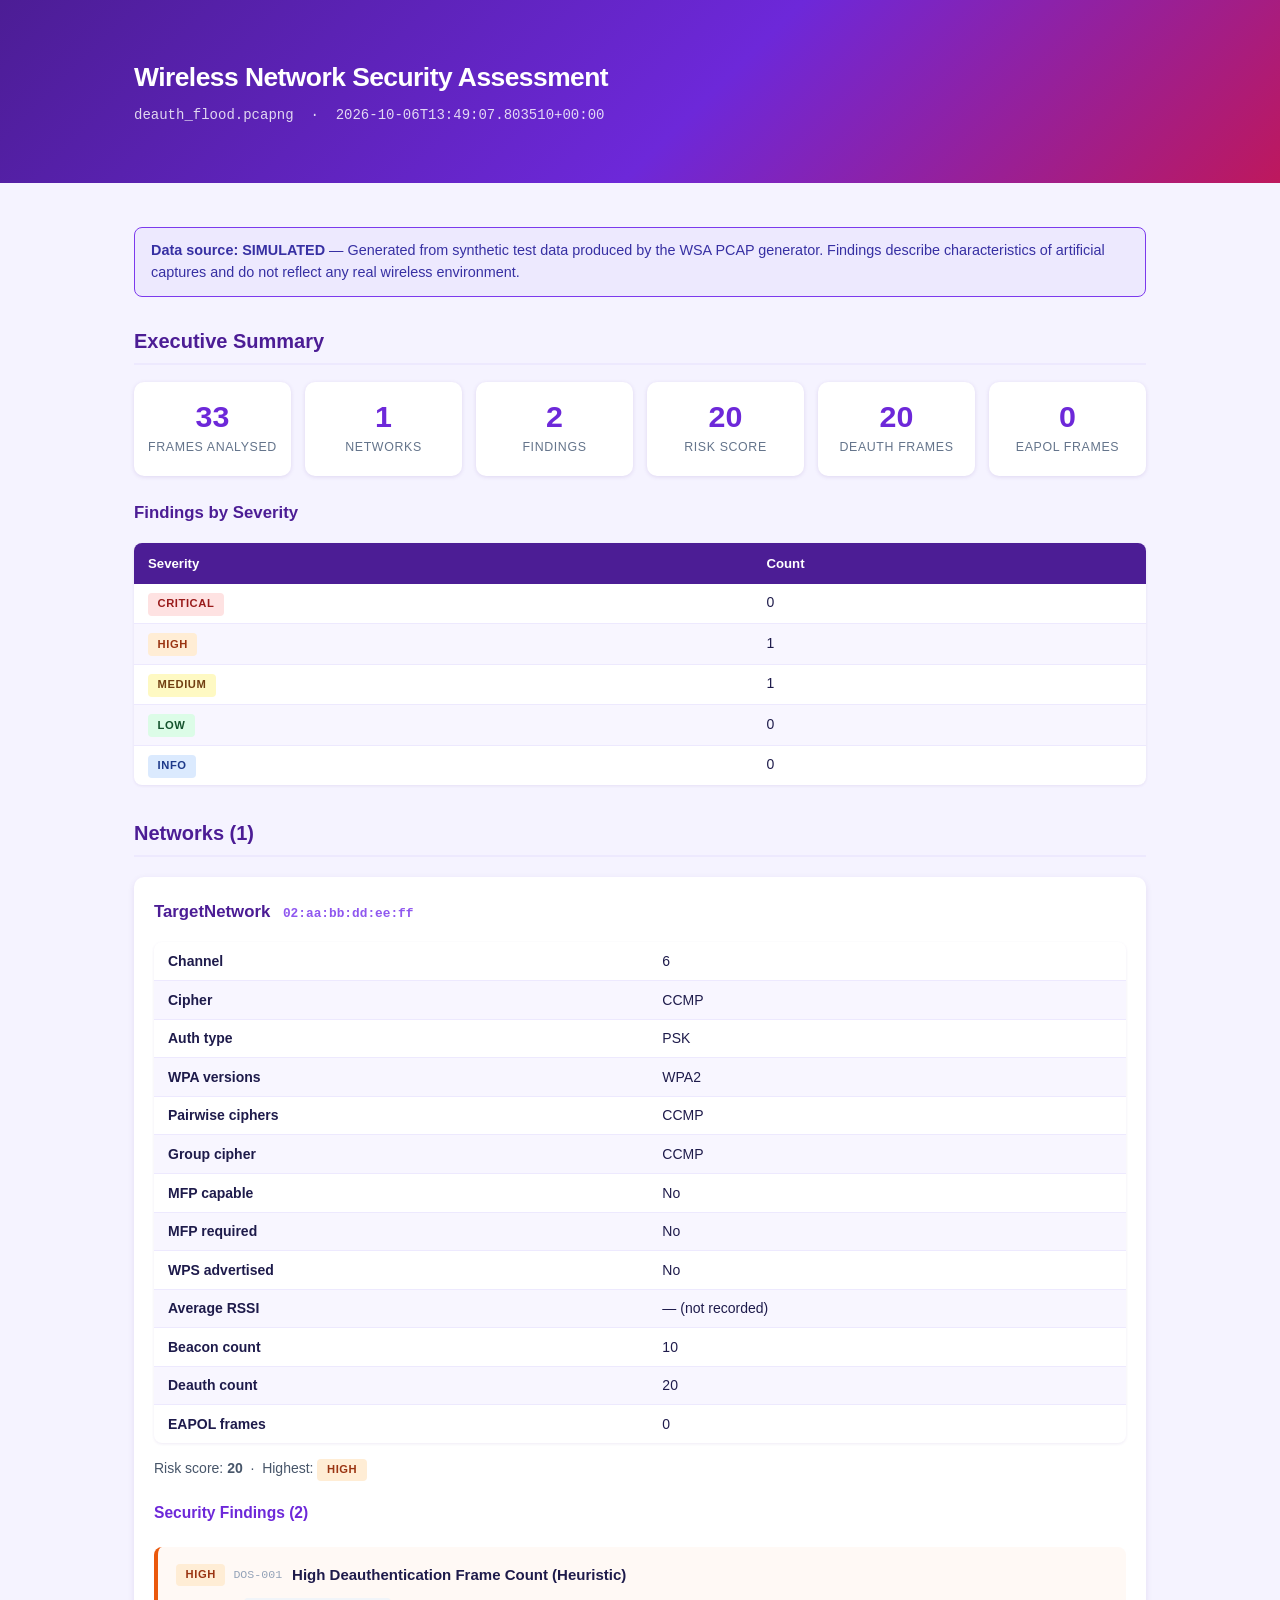
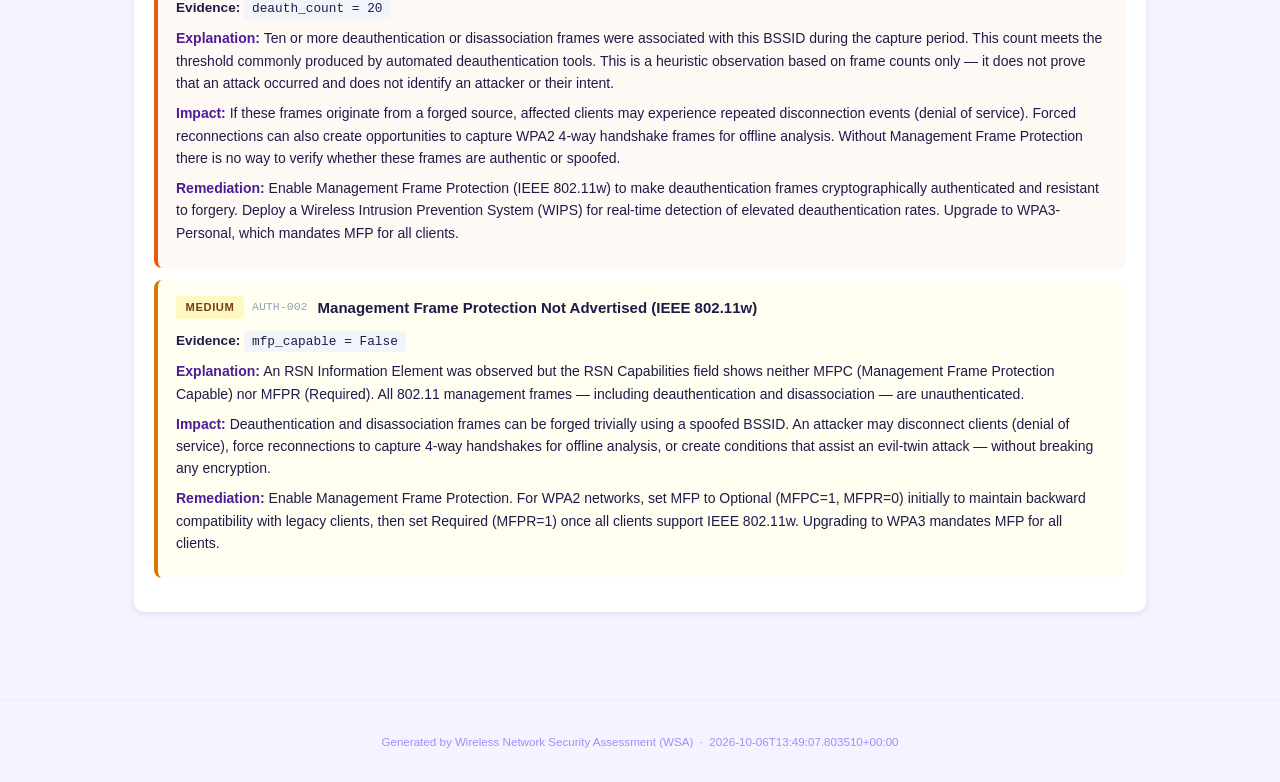
<file: reports/demo_deauth_flood.html>
<!DOCTYPE html>
<html lang="en">
<head>
  <meta charset="UTF-8">
  <meta name="viewport" content="width=device-width, initial-scale=1.0">
  <title>WSA Report &#8212; deauth_flood.pcapng</title>
  <style>*,::before,::after{box-sizing:border-box}
body{font-family:-apple-system,BlinkMacSystemFont,"Segoe UI",Roboto,sans-serif;
  margin:0;padding:0;background:#f5f3ff;color:#1e1b4b;line-height:1.6;font-size:15px}
a{color:#6d28d9}
/* ── Header ─────────────────────────────────────────────────────────────── */
.wsa-header{background:linear-gradient(135deg,#4c1d95 0%,#6d28d9 55%,#be185d 100%);
  color:#fff;padding:2rem 1.5rem}
.wsa-header h1{margin:0 0 .375rem;font-size:1.65rem;font-weight:700;color:#fff;letter-spacing:-.02em}
.wsa-header p{margin:0;opacity:.82;font-size:.875rem;font-family:monospace}
/* ── Layout ─────────────────────────────────────────────────────────────── */
.wsa-container{max-width:1060px;margin:0 auto;padding:1.5rem}
section{margin-bottom:2rem}
h2{color:#4c1d95;border-bottom:2px solid #ede9fe;padding-bottom:.35rem;margin-top:1.75rem;font-size:1.25rem}
h3{color:#4c1d95;font-size:1.05rem;margin-top:1.5rem}
h4{color:#6d28d9;font-size:.975rem;margin-top:1.25rem}
/* ── Provenance banner ───────────────────────────────────────────────────── */
.wsa-prov{border-radius:8px;padding:.8rem 1rem;margin:1.25rem 0;font-size:.9rem;line-height:1.5}
.wsa-prov-simulated{background:#ede9fe;border:1px solid #7c3aed;color:#3730a3}
.wsa-prov-real{background:#dcfce7;border:1px solid #16a34a;color:#14532d}
.wsa-prov-unknown{background:#fef3c7;border:1px solid #d97706;color:#78350f}
/* ── Summary cards ───────────────────────────────────────────────────────── */
.wsa-cards{display:grid;grid-template-columns:repeat(auto-fit,minmax(130px,1fr));gap:.875rem;margin:1rem 0}
.wsa-card{background:#fff;border-radius:10px;padding:1.125rem .75rem;text-align:center;
  box-shadow:0 1px 4px rgba(76,29,149,.13)}
.wsa-card-val{font-size:1.9rem;font-weight:700;color:#6d28d9;line-height:1.1}
.wsa-card-lbl{color:#64748b;font-size:.775rem;margin-top:.3rem;text-transform:uppercase;letter-spacing:.05em}
/* ── Tables ──────────────────────────────────────────────────────────────── */
.wsa-table{width:100%;border-collapse:collapse;margin:.875rem 0;background:#fff;
  border-radius:8px;overflow:hidden;box-shadow:0 1px 3px rgba(76,29,149,.09)}
.wsa-table th{background:#4c1d95;color:#fff;padding:.6rem .875rem;text-align:left;font-size:.825rem;font-weight:600}
.wsa-table td{padding:.475rem .875rem;border-bottom:1px solid #ede9fe;font-size:.875rem;vertical-align:top}
.wsa-table tr:last-child td{border-bottom:none}
.wsa-table tbody tr:nth-child(even) td{background:#f8f6ff}
/* ── Severity badges ─────────────────────────────────────────────────────── */
.wsa-badge{display:inline-block;padding:.15rem .6rem;border-radius:4px;
  font-size:.7rem;font-weight:700;text-transform:uppercase;letter-spacing:.05em;white-space:nowrap}
.wsa-sev-CRITICAL{background:#fee2e2;color:#991b1b}
.wsa-sev-HIGH    {background:#ffedd5;color:#9a3412}
.wsa-sev-MEDIUM  {background:#fef9c3;color:#713f12}
.wsa-sev-LOW     {background:#dcfce7;color:#14532d}
.wsa-sev-INFO    {background:#dbeafe;color:#1e3a8a}
/* ── Network cards ───────────────────────────────────────────────────────── */
.wsa-net{background:#fff;border-radius:10px;padding:1.375rem 1.25rem;margin:1.25rem 0;
  box-shadow:0 2px 6px rgba(76,29,149,.1)}
.wsa-net h3{margin-top:0}
.wsa-bssid{font-family:monospace;font-size:.8rem;color:#7c3aed;margin-left:.5rem;opacity:.85}
.wsa-risk{font-size:.875rem;color:#475569;margin:.75rem 0}
/* ── Finding cards ───────────────────────────────────────────────────────── */
.wsa-finding{border-radius:8px;padding:1rem 1.125rem;margin:.75rem 0;border-left:4px solid}
.wsa-f-CRITICAL{border-color:#dc2626;background:#fff7f7}
.wsa-f-HIGH    {border-color:#ea580c;background:#fff9f5}
.wsa-f-MEDIUM  {border-color:#d97706;background:#fffef0}
.wsa-f-LOW     {border-color:#16a34a;background:#f0fdf4}
.wsa-f-INFO    {border-color:#2563eb;background:#f0f6ff}
.wsa-f-hdr{display:flex;align-items:center;flex-wrap:wrap;gap:.5rem;margin-bottom:.625rem}
.wsa-f-id{font-size:.725rem;color:#94a3b8;font-family:monospace;margin-right:.125rem}
.wsa-f-ev{margin:.5rem 0;font-size:.85rem}
.wsa-f-ev code{background:#f1f5f9;padding:.175rem .5rem;border-radius:4px;font-family:monospace;font-size:.8rem;word-break:break-all}
.wsa-f-sec{margin:.475rem 0;font-size:.875rem}
.wsa-f-sec strong{color:#4c1d95}
/* ── Special states ──────────────────────────────────────────────────────── */
.wsa-clean{background:#dcfce7;border:1px solid #86efac;border-radius:8px;
  padding:.8rem 1rem;color:#14532d;font-size:.875rem}
.wsa-empty{color:#94a3b8;font-style:italic;font-size:.9rem}
.wsa-notes{font-size:.825rem;color:#64748b;margin:.75rem 0}
.wsa-notes summary{cursor:pointer;color:#7c3aed;font-weight:500}
.wsa-notes ul{margin:.5rem 0;padding-left:1.25rem}
.wsa-err-list{background:#fff7f7;border:1px solid #fca5a5;border-radius:8px;
  padding:.875rem 1rem;font-size:.875rem;color:#7f1d1d}
/* ── Footer ──────────────────────────────────────────────────────────────── */
.wsa-footer{text-align:center;color:#a78bfa;font-size:.725rem;padding:2rem;
  border-top:1px solid #ede9fe;margin-top:2rem}
</style>
</head>
<body>

<header class="wsa-header">
  <div class="wsa-container">
    <h1>Wireless Network Security Assessment</h1>
    <p>deauth_flood.pcapng &nbsp;&middot;&nbsp; 2026-10-06T13:49:07.803510+00:00</p>
  </div>
</header>

<div class="wsa-container">

  
  <div class="wsa-prov wsa-prov-simulated">
    <strong>Data source: SIMULATED</strong>
    &mdash; Generated from synthetic test data produced by the WSA PCAP generator. Findings describe characteristics of artificial captures and do not reflect any real wireless environment.
  </div>

  
  <section>
    <h2>Executive Summary</h2>

    <div class="wsa-cards">
      <div class="wsa-card">
        <div class="wsa-card-val">33</div>
        <div class="wsa-card-lbl">Frames Analysed</div>
      </div>
      <div class="wsa-card">
        <div class="wsa-card-val">1</div>
        <div class="wsa-card-lbl">Networks</div>
      </div>
      <div class="wsa-card">
        <div class="wsa-card-val">2</div>
        <div class="wsa-card-lbl">Findings</div>
      </div>
      <div class="wsa-card">
        <div class="wsa-card-val">20</div>
        <div class="wsa-card-lbl">Risk Score</div>
      </div>
      <div class="wsa-card">
        <div class="wsa-card-val">20</div>
        <div class="wsa-card-lbl">Deauth Frames</div>
      </div>
      <div class="wsa-card">
        <div class="wsa-card-val">0</div>
        <div class="wsa-card-lbl">EAPOL Frames</div>
      </div>
    </div>

    <h3>Findings by Severity</h3>
    <table class="wsa-table" role="table" aria-label="Findings by severity">
      <thead><tr><th>Severity</th><th>Count</th></tr></thead>
      <tbody>
        
        <tr>
          <td><span class="wsa-badge wsa-sev-CRITICAL">CRITICAL</span></td>
          <td>0</td>
        </tr>
        
        <tr>
          <td><span class="wsa-badge wsa-sev-HIGH">HIGH</span></td>
          <td>1</td>
        </tr>
        
        <tr>
          <td><span class="wsa-badge wsa-sev-MEDIUM">MEDIUM</span></td>
          <td>1</td>
        </tr>
        
        <tr>
          <td><span class="wsa-badge wsa-sev-LOW">LOW</span></td>
          <td>0</td>
        </tr>
        
        <tr>
          <td><span class="wsa-badge wsa-sev-INFO">INFO</span></td>
          <td>0</td>
        </tr>
        
      </tbody>
    </table>
  </section>

  
  <section>
    <h2>Networks (1)</h2>

    

    
    <div class="wsa-net">
      <h3>
        TargetNetwork
        <span class="wsa-bssid">02:aa:bb:dd:ee:ff</span>
      </h3>

      <table class="wsa-table" role="table" aria-label="Network properties">
        <tbody>
          <tr><td><strong>Channel</strong></td>
              <td>6</td></tr>
          <tr><td><strong>Cipher</strong></td><td>CCMP</td></tr>
          <tr><td><strong>Auth type</strong></td><td>PSK</td></tr>
          <tr><td><strong>WPA versions</strong></td>
              <td>WPA2</td></tr>
          <tr><td><strong>Pairwise ciphers</strong></td>
              <td>CCMP</td></tr>
          <tr><td><strong>Group cipher</strong></td>
              <td>CCMP</td></tr>
          <tr><td><strong>MFP capable</strong></td>
              <td>No</td></tr>
          <tr><td><strong>MFP required</strong></td>
              <td>No</td></tr>
          <tr><td><strong>WPS advertised</strong></td>
              <td>No</td></tr>
          <tr><td><strong>Average RSSI</strong></td>
              <td>— (not recorded)
                  </td></tr>
          <tr><td><strong>Beacon count</strong></td><td>10</td></tr>
          <tr><td><strong>Deauth count</strong></td><td>20</td></tr>
          <tr><td><strong>EAPOL frames</strong></td><td>0</td></tr>
        </tbody>
      </table>

      <div class="wsa-risk">
        Risk score: <strong>20</strong>
        
          &nbsp;&middot;&nbsp; Highest:
          <span class="wsa-badge wsa-sev-HIGH">HIGH</span>
        
      </div>

      
      <h4>Security Findings (2)</h4>

      
        
        <div class="wsa-finding wsa-f-HIGH">
          <div class="wsa-f-hdr">
            <span class="wsa-badge wsa-sev-HIGH">HIGH</span>
            <span class="wsa-f-id">DOS-001</span>
            <strong>High Deauthentication Frame Count (Heuristic)</strong>
          </div>
          <div class="wsa-f-ev">
            <strong>Evidence:</strong> <code>deauth_count = 20</code>
          </div>
          <div class="wsa-f-sec">
            <strong>Explanation:</strong> Ten or more deauthentication or disassociation frames were associated with this BSSID during the capture period. This count meets the threshold commonly produced by automated deauthentication tools. This is a heuristic observation based on frame counts only — it does not prove that an attack occurred and does not identify an attacker or their intent.
          </div>
          <div class="wsa-f-sec">
            <strong>Impact:</strong> If these frames originate from a forged source, affected clients may experience repeated disconnection events (denial of service). Forced reconnections can also create opportunities to capture WPA2 4-way handshake frames for offline analysis. Without Management Frame Protection there is no way to verify whether these frames are authentic or spoofed.
          </div>
          <div class="wsa-f-sec">
            <strong>Remediation:</strong> Enable Management Frame Protection (IEEE 802.11w) to make deauthentication frames cryptographically authenticated and resistant to forgery. Deploy a Wireless Intrusion Prevention System (WIPS) for real-time detection of elevated deauthentication rates. Upgrade to WPA3-Personal, which mandates MFP for all clients.
          </div>
        </div>
        
        <div class="wsa-finding wsa-f-MEDIUM">
          <div class="wsa-f-hdr">
            <span class="wsa-badge wsa-sev-MEDIUM">MEDIUM</span>
            <span class="wsa-f-id">AUTH-002</span>
            <strong>Management Frame Protection Not Advertised (IEEE 802.11w)</strong>
          </div>
          <div class="wsa-f-ev">
            <strong>Evidence:</strong> <code>mfp_capable = False</code>
          </div>
          <div class="wsa-f-sec">
            <strong>Explanation:</strong> An RSN Information Element was observed but the RSN Capabilities field shows neither MFPC (Management Frame Protection Capable) nor MFPR (Required). All 802.11 management frames — including deauthentication and disassociation — are unauthenticated.
          </div>
          <div class="wsa-f-sec">
            <strong>Impact:</strong> Deauthentication and disassociation frames can be forged trivially using a spoofed BSSID. An attacker may disconnect clients (denial of service), force reconnections to capture 4-way handshakes for offline analysis, or create conditions that assist an evil-twin attack — without breaking any encryption.
          </div>
          <div class="wsa-f-sec">
            <strong>Remediation:</strong> Enable Management Frame Protection. For WPA2 networks, set MFP to Optional (MFPC=1, MFPR=0) initially to maintain backward compatibility with legacy clients, then set Required (MFPR=1) once all clients support IEEE 802.11w. Upgrading to WPA3 mandates MFP for all clients.
          </div>
        </div>
        
      

      
      

    </div>
    
  </section>

  
  

</div>

<footer class="wsa-footer">
  Generated by Wireless Network Security Assessment (WSA)
  &nbsp;&middot;&nbsp; 2026-10-06T13:49:07.803510+00:00
</footer>

</body>
</html>
</file>
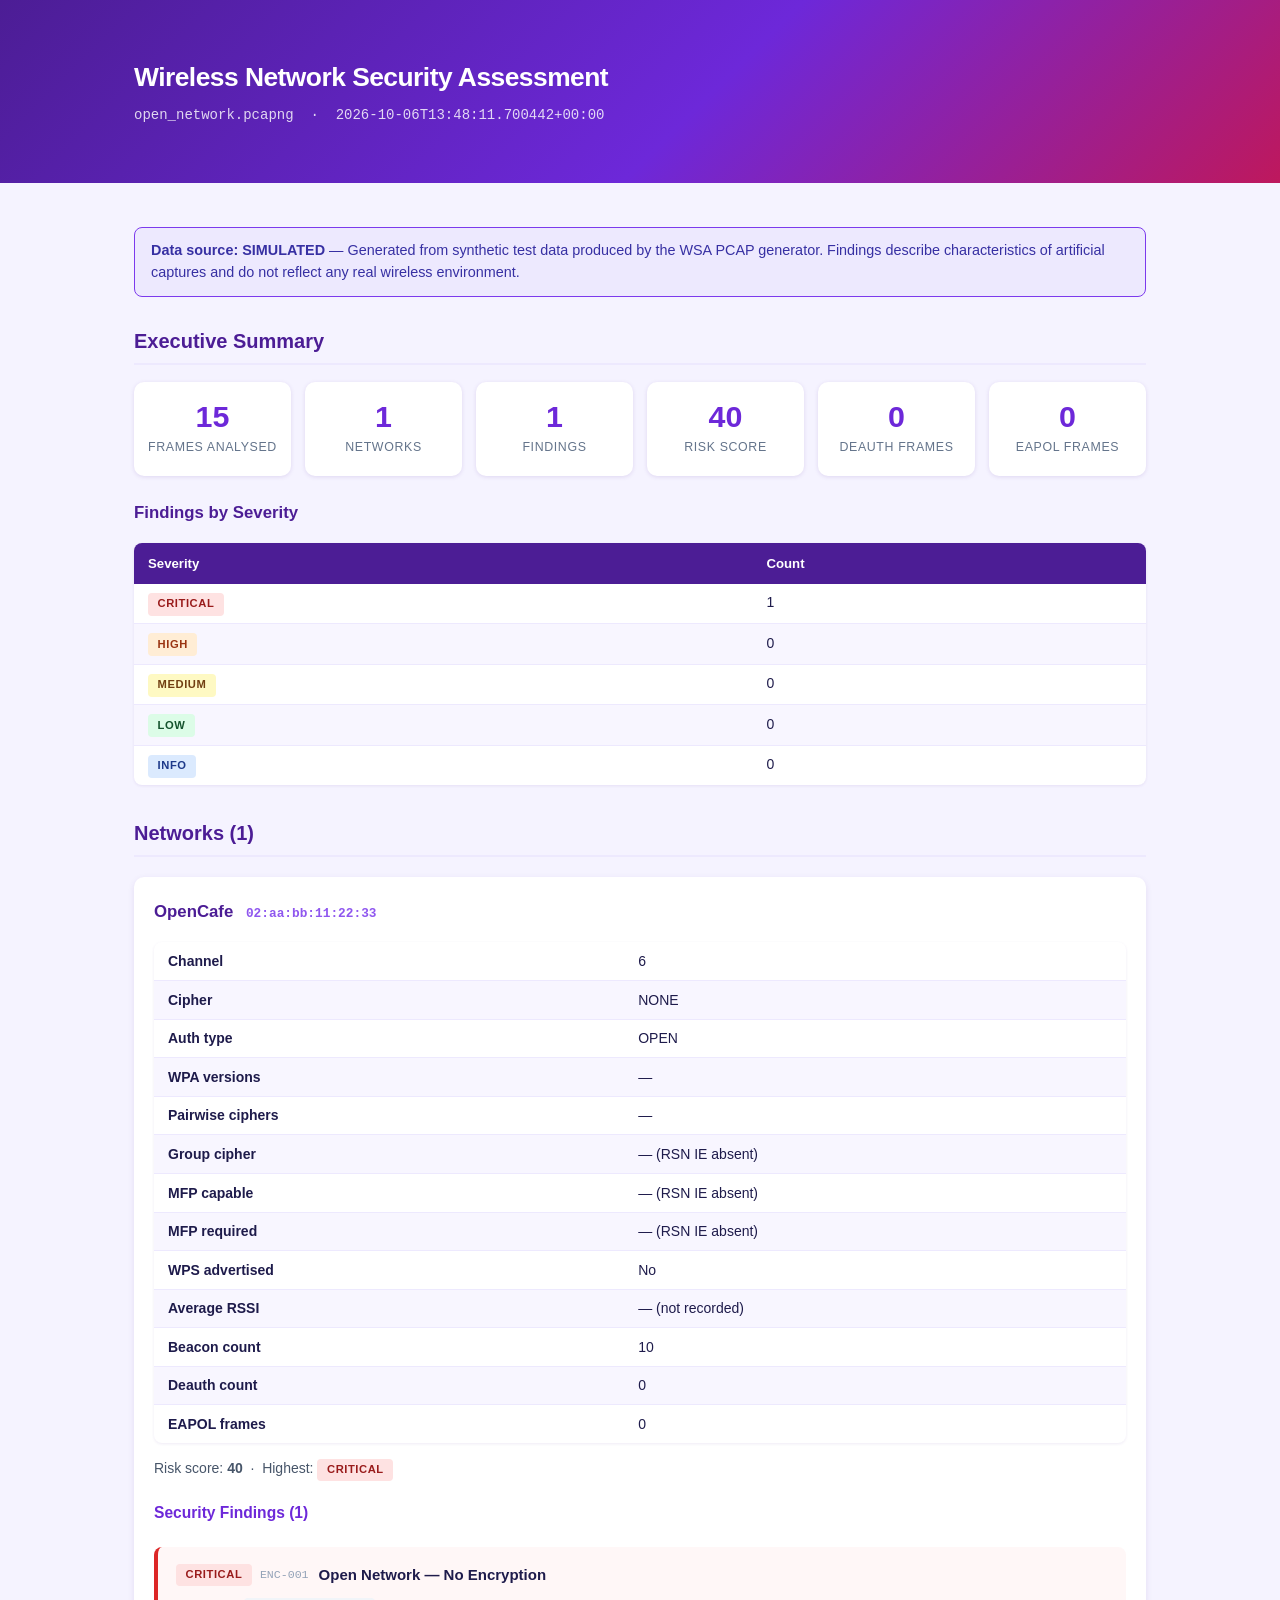
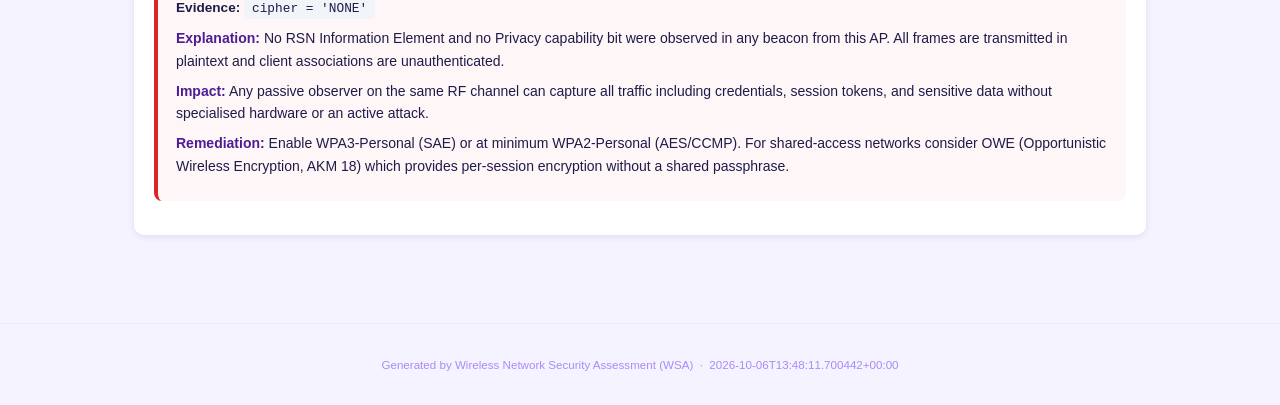
<file: reports/demo_open.html>
<!DOCTYPE html>
<html lang="en">
<head>
  <meta charset="UTF-8">
  <meta name="viewport" content="width=device-width, initial-scale=1.0">
  <title>WSA Report &#8212; open_network.pcapng</title>
  <style>*,::before,::after{box-sizing:border-box}
body{font-family:-apple-system,BlinkMacSystemFont,"Segoe UI",Roboto,sans-serif;
  margin:0;padding:0;background:#f5f3ff;color:#1e1b4b;line-height:1.6;font-size:15px}
a{color:#6d28d9}
/* ── Header ─────────────────────────────────────────────────────────────── */
.wsa-header{background:linear-gradient(135deg,#4c1d95 0%,#6d28d9 55%,#be185d 100%);
  color:#fff;padding:2rem 1.5rem}
.wsa-header h1{margin:0 0 .375rem;font-size:1.65rem;font-weight:700;color:#fff;letter-spacing:-.02em}
.wsa-header p{margin:0;opacity:.82;font-size:.875rem;font-family:monospace}
/* ── Layout ─────────────────────────────────────────────────────────────── */
.wsa-container{max-width:1060px;margin:0 auto;padding:1.5rem}
section{margin-bottom:2rem}
h2{color:#4c1d95;border-bottom:2px solid #ede9fe;padding-bottom:.35rem;margin-top:1.75rem;font-size:1.25rem}
h3{color:#4c1d95;font-size:1.05rem;margin-top:1.5rem}
h4{color:#6d28d9;font-size:.975rem;margin-top:1.25rem}
/* ── Provenance banner ───────────────────────────────────────────────────── */
.wsa-prov{border-radius:8px;padding:.8rem 1rem;margin:1.25rem 0;font-size:.9rem;line-height:1.5}
.wsa-prov-simulated{background:#ede9fe;border:1px solid #7c3aed;color:#3730a3}
.wsa-prov-real{background:#dcfce7;border:1px solid #16a34a;color:#14532d}
.wsa-prov-unknown{background:#fef3c7;border:1px solid #d97706;color:#78350f}
/* ── Summary cards ───────────────────────────────────────────────────────── */
.wsa-cards{display:grid;grid-template-columns:repeat(auto-fit,minmax(130px,1fr));gap:.875rem;margin:1rem 0}
.wsa-card{background:#fff;border-radius:10px;padding:1.125rem .75rem;text-align:center;
  box-shadow:0 1px 4px rgba(76,29,149,.13)}
.wsa-card-val{font-size:1.9rem;font-weight:700;color:#6d28d9;line-height:1.1}
.wsa-card-lbl{color:#64748b;font-size:.775rem;margin-top:.3rem;text-transform:uppercase;letter-spacing:.05em}
/* ── Tables ──────────────────────────────────────────────────────────────── */
.wsa-table{width:100%;border-collapse:collapse;margin:.875rem 0;background:#fff;
  border-radius:8px;overflow:hidden;box-shadow:0 1px 3px rgba(76,29,149,.09)}
.wsa-table th{background:#4c1d95;color:#fff;padding:.6rem .875rem;text-align:left;font-size:.825rem;font-weight:600}
.wsa-table td{padding:.475rem .875rem;border-bottom:1px solid #ede9fe;font-size:.875rem;vertical-align:top}
.wsa-table tr:last-child td{border-bottom:none}
.wsa-table tbody tr:nth-child(even) td{background:#f8f6ff}
/* ── Severity badges ─────────────────────────────────────────────────────── */
.wsa-badge{display:inline-block;padding:.15rem .6rem;border-radius:4px;
  font-size:.7rem;font-weight:700;text-transform:uppercase;letter-spacing:.05em;white-space:nowrap}
.wsa-sev-CRITICAL{background:#fee2e2;color:#991b1b}
.wsa-sev-HIGH    {background:#ffedd5;color:#9a3412}
.wsa-sev-MEDIUM  {background:#fef9c3;color:#713f12}
.wsa-sev-LOW     {background:#dcfce7;color:#14532d}
.wsa-sev-INFO    {background:#dbeafe;color:#1e3a8a}
/* ── Network cards ───────────────────────────────────────────────────────── */
.wsa-net{background:#fff;border-radius:10px;padding:1.375rem 1.25rem;margin:1.25rem 0;
  box-shadow:0 2px 6px rgba(76,29,149,.1)}
.wsa-net h3{margin-top:0}
.wsa-bssid{font-family:monospace;font-size:.8rem;color:#7c3aed;margin-left:.5rem;opacity:.85}
.wsa-risk{font-size:.875rem;color:#475569;margin:.75rem 0}
/* ── Finding cards ───────────────────────────────────────────────────────── */
.wsa-finding{border-radius:8px;padding:1rem 1.125rem;margin:.75rem 0;border-left:4px solid}
.wsa-f-CRITICAL{border-color:#dc2626;background:#fff7f7}
.wsa-f-HIGH    {border-color:#ea580c;background:#fff9f5}
.wsa-f-MEDIUM  {border-color:#d97706;background:#fffef0}
.wsa-f-LOW     {border-color:#16a34a;background:#f0fdf4}
.wsa-f-INFO    {border-color:#2563eb;background:#f0f6ff}
.wsa-f-hdr{display:flex;align-items:center;flex-wrap:wrap;gap:.5rem;margin-bottom:.625rem}
.wsa-f-id{font-size:.725rem;color:#94a3b8;font-family:monospace;margin-right:.125rem}
.wsa-f-ev{margin:.5rem 0;font-size:.85rem}
.wsa-f-ev code{background:#f1f5f9;padding:.175rem .5rem;border-radius:4px;font-family:monospace;font-size:.8rem;word-break:break-all}
.wsa-f-sec{margin:.475rem 0;font-size:.875rem}
.wsa-f-sec strong{color:#4c1d95}
/* ── Special states ──────────────────────────────────────────────────────── */
.wsa-clean{background:#dcfce7;border:1px solid #86efac;border-radius:8px;
  padding:.8rem 1rem;color:#14532d;font-size:.875rem}
.wsa-empty{color:#94a3b8;font-style:italic;font-size:.9rem}
.wsa-notes{font-size:.825rem;color:#64748b;margin:.75rem 0}
.wsa-notes summary{cursor:pointer;color:#7c3aed;font-weight:500}
.wsa-notes ul{margin:.5rem 0;padding-left:1.25rem}
.wsa-err-list{background:#fff7f7;border:1px solid #fca5a5;border-radius:8px;
  padding:.875rem 1rem;font-size:.875rem;color:#7f1d1d}
/* ── Footer ──────────────────────────────────────────────────────────────── */
.wsa-footer{text-align:center;color:#a78bfa;font-size:.725rem;padding:2rem;
  border-top:1px solid #ede9fe;margin-top:2rem}
</style>
</head>
<body>

<header class="wsa-header">
  <div class="wsa-container">
    <h1>Wireless Network Security Assessment</h1>
    <p>open_network.pcapng &nbsp;&middot;&nbsp; 2026-10-06T13:48:11.700442+00:00</p>
  </div>
</header>

<div class="wsa-container">

  
  <div class="wsa-prov wsa-prov-simulated">
    <strong>Data source: SIMULATED</strong>
    &mdash; Generated from synthetic test data produced by the WSA PCAP generator. Findings describe characteristics of artificial captures and do not reflect any real wireless environment.
  </div>

  
  <section>
    <h2>Executive Summary</h2>

    <div class="wsa-cards">
      <div class="wsa-card">
        <div class="wsa-card-val">15</div>
        <div class="wsa-card-lbl">Frames Analysed</div>
      </div>
      <div class="wsa-card">
        <div class="wsa-card-val">1</div>
        <div class="wsa-card-lbl">Networks</div>
      </div>
      <div class="wsa-card">
        <div class="wsa-card-val">1</div>
        <div class="wsa-card-lbl">Findings</div>
      </div>
      <div class="wsa-card">
        <div class="wsa-card-val">40</div>
        <div class="wsa-card-lbl">Risk Score</div>
      </div>
      <div class="wsa-card">
        <div class="wsa-card-val">0</div>
        <div class="wsa-card-lbl">Deauth Frames</div>
      </div>
      <div class="wsa-card">
        <div class="wsa-card-val">0</div>
        <div class="wsa-card-lbl">EAPOL Frames</div>
      </div>
    </div>

    <h3>Findings by Severity</h3>
    <table class="wsa-table" role="table" aria-label="Findings by severity">
      <thead><tr><th>Severity</th><th>Count</th></tr></thead>
      <tbody>
        
        <tr>
          <td><span class="wsa-badge wsa-sev-CRITICAL">CRITICAL</span></td>
          <td>1</td>
        </tr>
        
        <tr>
          <td><span class="wsa-badge wsa-sev-HIGH">HIGH</span></td>
          <td>0</td>
        </tr>
        
        <tr>
          <td><span class="wsa-badge wsa-sev-MEDIUM">MEDIUM</span></td>
          <td>0</td>
        </tr>
        
        <tr>
          <td><span class="wsa-badge wsa-sev-LOW">LOW</span></td>
          <td>0</td>
        </tr>
        
        <tr>
          <td><span class="wsa-badge wsa-sev-INFO">INFO</span></td>
          <td>0</td>
        </tr>
        
      </tbody>
    </table>
  </section>

  
  <section>
    <h2>Networks (1)</h2>

    

    
    <div class="wsa-net">
      <h3>
        OpenCafe
        <span class="wsa-bssid">02:aa:bb:11:22:33</span>
      </h3>

      <table class="wsa-table" role="table" aria-label="Network properties">
        <tbody>
          <tr><td><strong>Channel</strong></td>
              <td>6</td></tr>
          <tr><td><strong>Cipher</strong></td><td>NONE</td></tr>
          <tr><td><strong>Auth type</strong></td><td>OPEN</td></tr>
          <tr><td><strong>WPA versions</strong></td>
              <td>—</td></tr>
          <tr><td><strong>Pairwise ciphers</strong></td>
              <td>—</td></tr>
          <tr><td><strong>Group cipher</strong></td>
              <td>— (RSN IE absent)</td></tr>
          <tr><td><strong>MFP capable</strong></td>
              <td>— (RSN IE absent)
                  </td></tr>
          <tr><td><strong>MFP required</strong></td>
              <td>— (RSN IE absent)
                  </td></tr>
          <tr><td><strong>WPS advertised</strong></td>
              <td>No</td></tr>
          <tr><td><strong>Average RSSI</strong></td>
              <td>— (not recorded)
                  </td></tr>
          <tr><td><strong>Beacon count</strong></td><td>10</td></tr>
          <tr><td><strong>Deauth count</strong></td><td>0</td></tr>
          <tr><td><strong>EAPOL frames</strong></td><td>0</td></tr>
        </tbody>
      </table>

      <div class="wsa-risk">
        Risk score: <strong>40</strong>
        
          &nbsp;&middot;&nbsp; Highest:
          <span class="wsa-badge wsa-sev-CRITICAL">CRITICAL</span>
        
      </div>

      
      <h4>Security Findings (1)</h4>

      
        
        <div class="wsa-finding wsa-f-CRITICAL">
          <div class="wsa-f-hdr">
            <span class="wsa-badge wsa-sev-CRITICAL">CRITICAL</span>
            <span class="wsa-f-id">ENC-001</span>
            <strong>Open Network — No Encryption</strong>
          </div>
          <div class="wsa-f-ev">
            <strong>Evidence:</strong> <code>cipher = &#39;NONE&#39;</code>
          </div>
          <div class="wsa-f-sec">
            <strong>Explanation:</strong> No RSN Information Element and no Privacy capability bit were observed in any beacon from this AP. All frames are transmitted in plaintext and client associations are unauthenticated.
          </div>
          <div class="wsa-f-sec">
            <strong>Impact:</strong> Any passive observer on the same RF channel can capture all traffic including credentials, session tokens, and sensitive data without specialised hardware or an active attack.
          </div>
          <div class="wsa-f-sec">
            <strong>Remediation:</strong> Enable WPA3-Personal (SAE) or at minimum WPA2-Personal (AES/CCMP). For shared-access networks consider OWE (Opportunistic Wireless Encryption, AKM 18) which provides per-session encryption without a shared passphrase.
          </div>
        </div>
        
      

      
      

    </div>
    
  </section>

  
  

</div>

<footer class="wsa-footer">
  Generated by Wireless Network Security Assessment (WSA)
  &nbsp;&middot;&nbsp; 2026-10-06T13:48:11.700442+00:00
</footer>

</body>
</html>
</file>
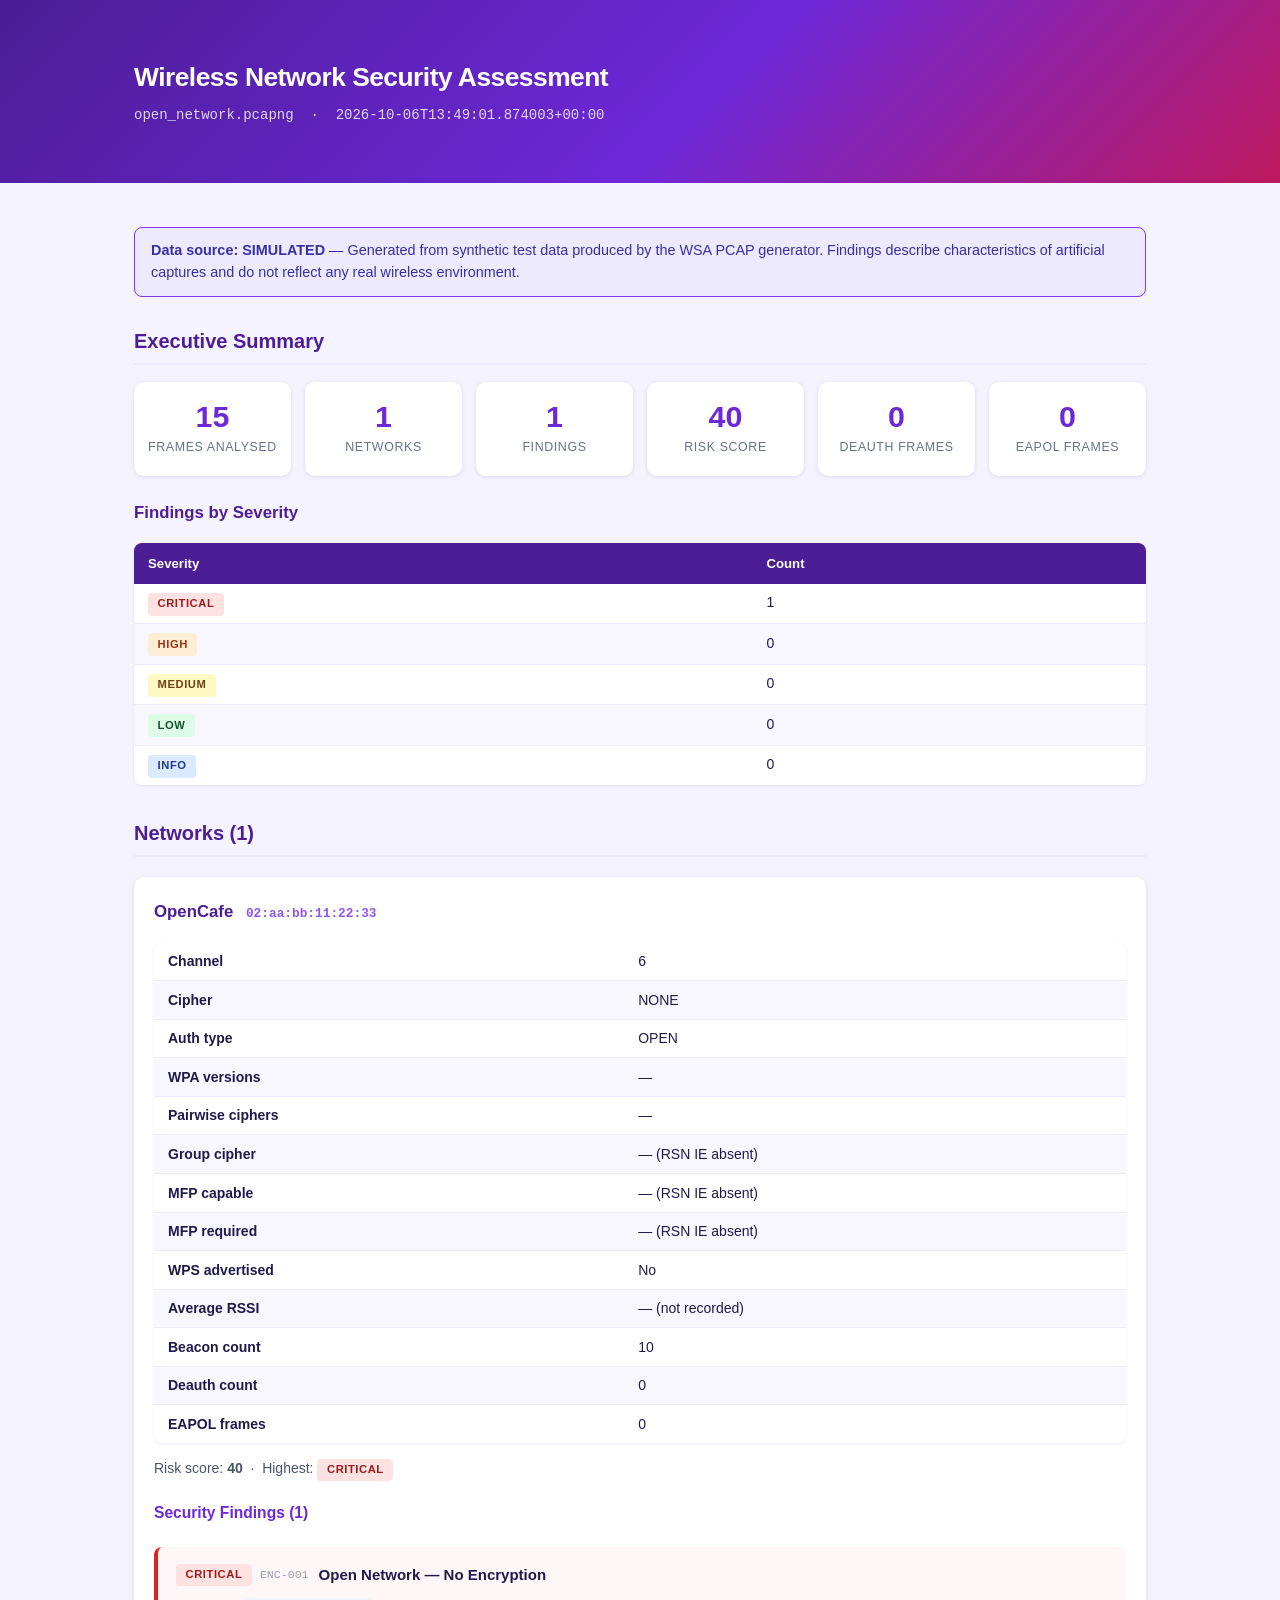
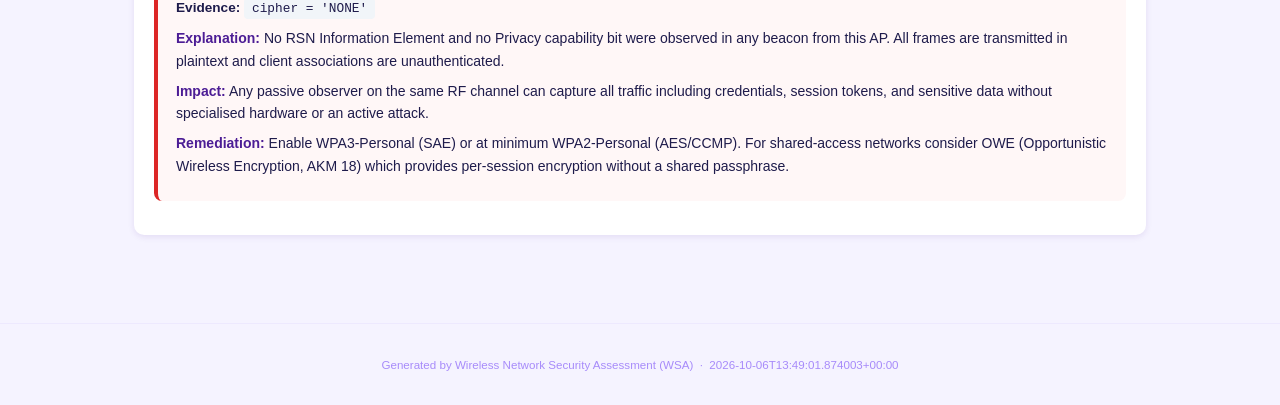
<file: reports/demo_open_network.html>
<!DOCTYPE html>
<html lang="en">
<head>
  <meta charset="UTF-8">
  <meta name="viewport" content="width=device-width, initial-scale=1.0">
  <title>WSA Report &#8212; open_network.pcapng</title>
  <style>*,::before,::after{box-sizing:border-box}
body{font-family:-apple-system,BlinkMacSystemFont,"Segoe UI",Roboto,sans-serif;
  margin:0;padding:0;background:#f5f3ff;color:#1e1b4b;line-height:1.6;font-size:15px}
a{color:#6d28d9}
/* ── Header ─────────────────────────────────────────────────────────────── */
.wsa-header{background:linear-gradient(135deg,#4c1d95 0%,#6d28d9 55%,#be185d 100%);
  color:#fff;padding:2rem 1.5rem}
.wsa-header h1{margin:0 0 .375rem;font-size:1.65rem;font-weight:700;color:#fff;letter-spacing:-.02em}
.wsa-header p{margin:0;opacity:.82;font-size:.875rem;font-family:monospace}
/* ── Layout ─────────────────────────────────────────────────────────────── */
.wsa-container{max-width:1060px;margin:0 auto;padding:1.5rem}
section{margin-bottom:2rem}
h2{color:#4c1d95;border-bottom:2px solid #ede9fe;padding-bottom:.35rem;margin-top:1.75rem;font-size:1.25rem}
h3{color:#4c1d95;font-size:1.05rem;margin-top:1.5rem}
h4{color:#6d28d9;font-size:.975rem;margin-top:1.25rem}
/* ── Provenance banner ───────────────────────────────────────────────────── */
.wsa-prov{border-radius:8px;padding:.8rem 1rem;margin:1.25rem 0;font-size:.9rem;line-height:1.5}
.wsa-prov-simulated{background:#ede9fe;border:1px solid #7c3aed;color:#3730a3}
.wsa-prov-real{background:#dcfce7;border:1px solid #16a34a;color:#14532d}
.wsa-prov-unknown{background:#fef3c7;border:1px solid #d97706;color:#78350f}
/* ── Summary cards ───────────────────────────────────────────────────────── */
.wsa-cards{display:grid;grid-template-columns:repeat(auto-fit,minmax(130px,1fr));gap:.875rem;margin:1rem 0}
.wsa-card{background:#fff;border-radius:10px;padding:1.125rem .75rem;text-align:center;
  box-shadow:0 1px 4px rgba(76,29,149,.13)}
.wsa-card-val{font-size:1.9rem;font-weight:700;color:#6d28d9;line-height:1.1}
.wsa-card-lbl{color:#64748b;font-size:.775rem;margin-top:.3rem;text-transform:uppercase;letter-spacing:.05em}
/* ── Tables ──────────────────────────────────────────────────────────────── */
.wsa-table{width:100%;border-collapse:collapse;margin:.875rem 0;background:#fff;
  border-radius:8px;overflow:hidden;box-shadow:0 1px 3px rgba(76,29,149,.09)}
.wsa-table th{background:#4c1d95;color:#fff;padding:.6rem .875rem;text-align:left;font-size:.825rem;font-weight:600}
.wsa-table td{padding:.475rem .875rem;border-bottom:1px solid #ede9fe;font-size:.875rem;vertical-align:top}
.wsa-table tr:last-child td{border-bottom:none}
.wsa-table tbody tr:nth-child(even) td{background:#f8f6ff}
/* ── Severity badges ─────────────────────────────────────────────────────── */
.wsa-badge{display:inline-block;padding:.15rem .6rem;border-radius:4px;
  font-size:.7rem;font-weight:700;text-transform:uppercase;letter-spacing:.05em;white-space:nowrap}
.wsa-sev-CRITICAL{background:#fee2e2;color:#991b1b}
.wsa-sev-HIGH    {background:#ffedd5;color:#9a3412}
.wsa-sev-MEDIUM  {background:#fef9c3;color:#713f12}
.wsa-sev-LOW     {background:#dcfce7;color:#14532d}
.wsa-sev-INFO    {background:#dbeafe;color:#1e3a8a}
/* ── Network cards ───────────────────────────────────────────────────────── */
.wsa-net{background:#fff;border-radius:10px;padding:1.375rem 1.25rem;margin:1.25rem 0;
  box-shadow:0 2px 6px rgba(76,29,149,.1)}
.wsa-net h3{margin-top:0}
.wsa-bssid{font-family:monospace;font-size:.8rem;color:#7c3aed;margin-left:.5rem;opacity:.85}
.wsa-risk{font-size:.875rem;color:#475569;margin:.75rem 0}
/* ── Finding cards ───────────────────────────────────────────────────────── */
.wsa-finding{border-radius:8px;padding:1rem 1.125rem;margin:.75rem 0;border-left:4px solid}
.wsa-f-CRITICAL{border-color:#dc2626;background:#fff7f7}
.wsa-f-HIGH    {border-color:#ea580c;background:#fff9f5}
.wsa-f-MEDIUM  {border-color:#d97706;background:#fffef0}
.wsa-f-LOW     {border-color:#16a34a;background:#f0fdf4}
.wsa-f-INFO    {border-color:#2563eb;background:#f0f6ff}
.wsa-f-hdr{display:flex;align-items:center;flex-wrap:wrap;gap:.5rem;margin-bottom:.625rem}
.wsa-f-id{font-size:.725rem;color:#94a3b8;font-family:monospace;margin-right:.125rem}
.wsa-f-ev{margin:.5rem 0;font-size:.85rem}
.wsa-f-ev code{background:#f1f5f9;padding:.175rem .5rem;border-radius:4px;font-family:monospace;font-size:.8rem;word-break:break-all}
.wsa-f-sec{margin:.475rem 0;font-size:.875rem}
.wsa-f-sec strong{color:#4c1d95}
/* ── Special states ──────────────────────────────────────────────────────── */
.wsa-clean{background:#dcfce7;border:1px solid #86efac;border-radius:8px;
  padding:.8rem 1rem;color:#14532d;font-size:.875rem}
.wsa-empty{color:#94a3b8;font-style:italic;font-size:.9rem}
.wsa-notes{font-size:.825rem;color:#64748b;margin:.75rem 0}
.wsa-notes summary{cursor:pointer;color:#7c3aed;font-weight:500}
.wsa-notes ul{margin:.5rem 0;padding-left:1.25rem}
.wsa-err-list{background:#fff7f7;border:1px solid #fca5a5;border-radius:8px;
  padding:.875rem 1rem;font-size:.875rem;color:#7f1d1d}
/* ── Footer ──────────────────────────────────────────────────────────────── */
.wsa-footer{text-align:center;color:#a78bfa;font-size:.725rem;padding:2rem;
  border-top:1px solid #ede9fe;margin-top:2rem}
</style>
</head>
<body>

<header class="wsa-header">
  <div class="wsa-container">
    <h1>Wireless Network Security Assessment</h1>
    <p>open_network.pcapng &nbsp;&middot;&nbsp; 2026-10-06T13:49:01.874003+00:00</p>
  </div>
</header>

<div class="wsa-container">

  
  <div class="wsa-prov wsa-prov-simulated">
    <strong>Data source: SIMULATED</strong>
    &mdash; Generated from synthetic test data produced by the WSA PCAP generator. Findings describe characteristics of artificial captures and do not reflect any real wireless environment.
  </div>

  
  <section>
    <h2>Executive Summary</h2>

    <div class="wsa-cards">
      <div class="wsa-card">
        <div class="wsa-card-val">15</div>
        <div class="wsa-card-lbl">Frames Analysed</div>
      </div>
      <div class="wsa-card">
        <div class="wsa-card-val">1</div>
        <div class="wsa-card-lbl">Networks</div>
      </div>
      <div class="wsa-card">
        <div class="wsa-card-val">1</div>
        <div class="wsa-card-lbl">Findings</div>
      </div>
      <div class="wsa-card">
        <div class="wsa-card-val">40</div>
        <div class="wsa-card-lbl">Risk Score</div>
      </div>
      <div class="wsa-card">
        <div class="wsa-card-val">0</div>
        <div class="wsa-card-lbl">Deauth Frames</div>
      </div>
      <div class="wsa-card">
        <div class="wsa-card-val">0</div>
        <div class="wsa-card-lbl">EAPOL Frames</div>
      </div>
    </div>

    <h3>Findings by Severity</h3>
    <table class="wsa-table" role="table" aria-label="Findings by severity">
      <thead><tr><th>Severity</th><th>Count</th></tr></thead>
      <tbody>
        
        <tr>
          <td><span class="wsa-badge wsa-sev-CRITICAL">CRITICAL</span></td>
          <td>1</td>
        </tr>
        
        <tr>
          <td><span class="wsa-badge wsa-sev-HIGH">HIGH</span></td>
          <td>0</td>
        </tr>
        
        <tr>
          <td><span class="wsa-badge wsa-sev-MEDIUM">MEDIUM</span></td>
          <td>0</td>
        </tr>
        
        <tr>
          <td><span class="wsa-badge wsa-sev-LOW">LOW</span></td>
          <td>0</td>
        </tr>
        
        <tr>
          <td><span class="wsa-badge wsa-sev-INFO">INFO</span></td>
          <td>0</td>
        </tr>
        
      </tbody>
    </table>
  </section>

  
  <section>
    <h2>Networks (1)</h2>

    

    
    <div class="wsa-net">
      <h3>
        OpenCafe
        <span class="wsa-bssid">02:aa:bb:11:22:33</span>
      </h3>

      <table class="wsa-table" role="table" aria-label="Network properties">
        <tbody>
          <tr><td><strong>Channel</strong></td>
              <td>6</td></tr>
          <tr><td><strong>Cipher</strong></td><td>NONE</td></tr>
          <tr><td><strong>Auth type</strong></td><td>OPEN</td></tr>
          <tr><td><strong>WPA versions</strong></td>
              <td>—</td></tr>
          <tr><td><strong>Pairwise ciphers</strong></td>
              <td>—</td></tr>
          <tr><td><strong>Group cipher</strong></td>
              <td>— (RSN IE absent)</td></tr>
          <tr><td><strong>MFP capable</strong></td>
              <td>— (RSN IE absent)
                  </td></tr>
          <tr><td><strong>MFP required</strong></td>
              <td>— (RSN IE absent)
                  </td></tr>
          <tr><td><strong>WPS advertised</strong></td>
              <td>No</td></tr>
          <tr><td><strong>Average RSSI</strong></td>
              <td>— (not recorded)
                  </td></tr>
          <tr><td><strong>Beacon count</strong></td><td>10</td></tr>
          <tr><td><strong>Deauth count</strong></td><td>0</td></tr>
          <tr><td><strong>EAPOL frames</strong></td><td>0</td></tr>
        </tbody>
      </table>

      <div class="wsa-risk">
        Risk score: <strong>40</strong>
        
          &nbsp;&middot;&nbsp; Highest:
          <span class="wsa-badge wsa-sev-CRITICAL">CRITICAL</span>
        
      </div>

      
      <h4>Security Findings (1)</h4>

      
        
        <div class="wsa-finding wsa-f-CRITICAL">
          <div class="wsa-f-hdr">
            <span class="wsa-badge wsa-sev-CRITICAL">CRITICAL</span>
            <span class="wsa-f-id">ENC-001</span>
            <strong>Open Network — No Encryption</strong>
          </div>
          <div class="wsa-f-ev">
            <strong>Evidence:</strong> <code>cipher = &#39;NONE&#39;</code>
          </div>
          <div class="wsa-f-sec">
            <strong>Explanation:</strong> No RSN Information Element and no Privacy capability bit were observed in any beacon from this AP. All frames are transmitted in plaintext and client associations are unauthenticated.
          </div>
          <div class="wsa-f-sec">
            <strong>Impact:</strong> Any passive observer on the same RF channel can capture all traffic including credentials, session tokens, and sensitive data without specialised hardware or an active attack.
          </div>
          <div class="wsa-f-sec">
            <strong>Remediation:</strong> Enable WPA3-Personal (SAE) or at minimum WPA2-Personal (AES/CCMP). For shared-access networks consider OWE (Opportunistic Wireless Encryption, AKM 18) which provides per-session encryption without a shared passphrase.
          </div>
        </div>
        
      

      
      

    </div>
    
  </section>

  
  

</div>

<footer class="wsa-footer">
  Generated by Wireless Network Security Assessment (WSA)
  &nbsp;&middot;&nbsp; 2026-10-06T13:49:01.874003+00:00
</footer>

</body>
</html>
</file>
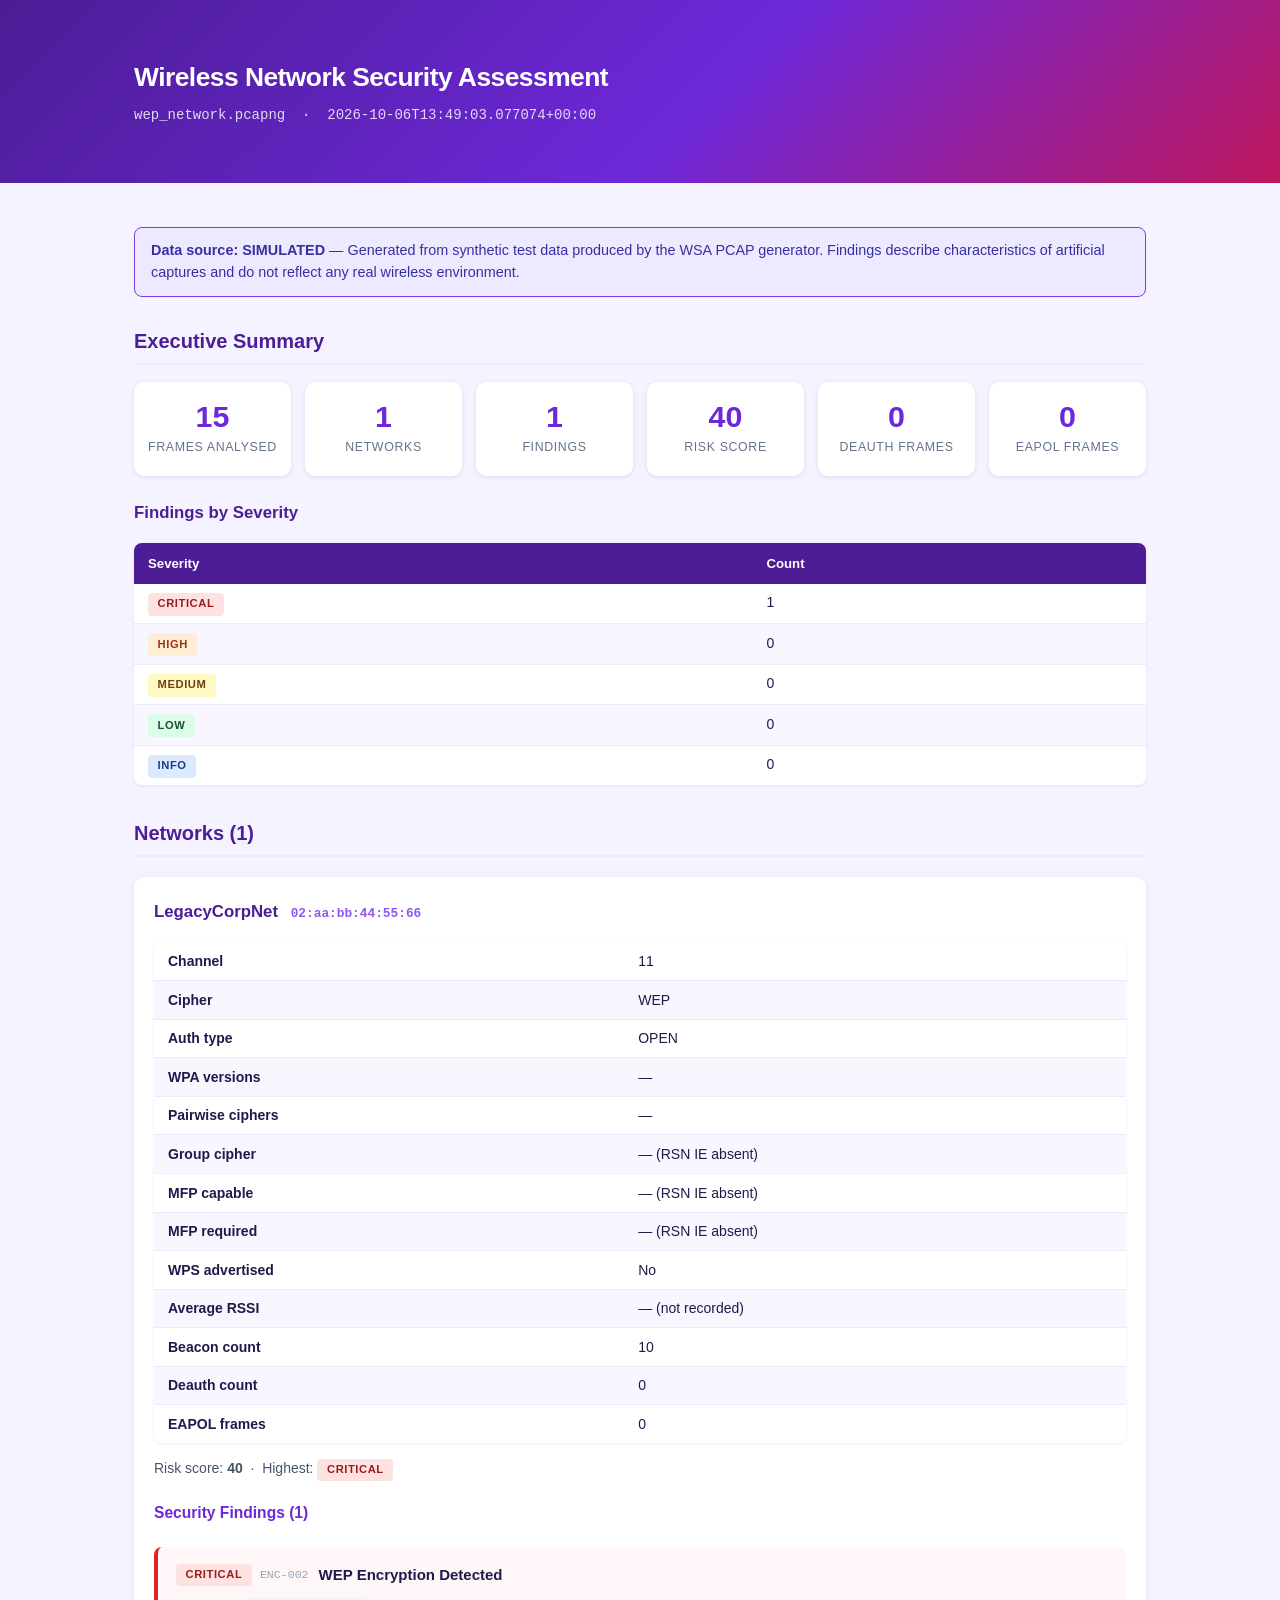
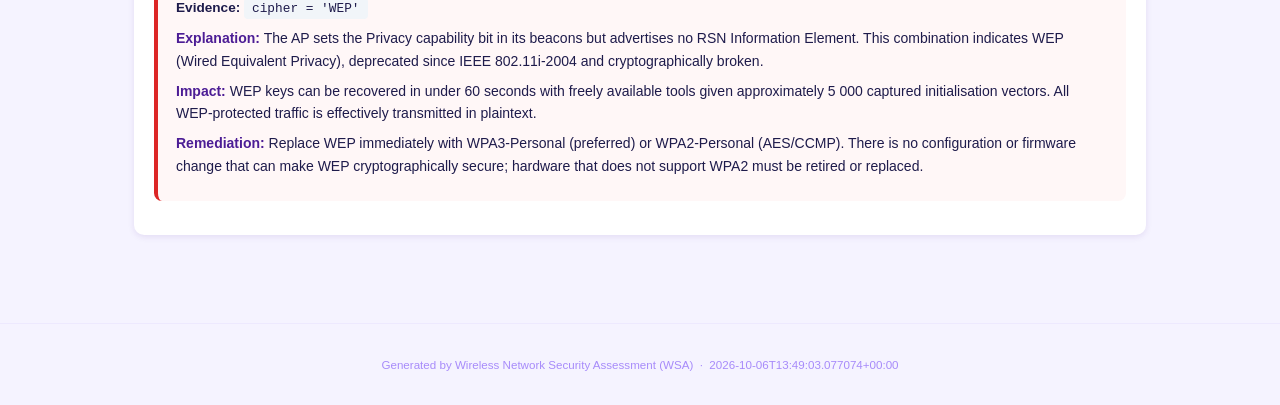
<file: reports/demo_wep_network.html>
<!DOCTYPE html>
<html lang="en">
<head>
  <meta charset="UTF-8">
  <meta name="viewport" content="width=device-width, initial-scale=1.0">
  <title>WSA Report &#8212; wep_network.pcapng</title>
  <style>*,::before,::after{box-sizing:border-box}
body{font-family:-apple-system,BlinkMacSystemFont,"Segoe UI",Roboto,sans-serif;
  margin:0;padding:0;background:#f5f3ff;color:#1e1b4b;line-height:1.6;font-size:15px}
a{color:#6d28d9}
/* ── Header ─────────────────────────────────────────────────────────────── */
.wsa-header{background:linear-gradient(135deg,#4c1d95 0%,#6d28d9 55%,#be185d 100%);
  color:#fff;padding:2rem 1.5rem}
.wsa-header h1{margin:0 0 .375rem;font-size:1.65rem;font-weight:700;color:#fff;letter-spacing:-.02em}
.wsa-header p{margin:0;opacity:.82;font-size:.875rem;font-family:monospace}
/* ── Layout ─────────────────────────────────────────────────────────────── */
.wsa-container{max-width:1060px;margin:0 auto;padding:1.5rem}
section{margin-bottom:2rem}
h2{color:#4c1d95;border-bottom:2px solid #ede9fe;padding-bottom:.35rem;margin-top:1.75rem;font-size:1.25rem}
h3{color:#4c1d95;font-size:1.05rem;margin-top:1.5rem}
h4{color:#6d28d9;font-size:.975rem;margin-top:1.25rem}
/* ── Provenance banner ───────────────────────────────────────────────────── */
.wsa-prov{border-radius:8px;padding:.8rem 1rem;margin:1.25rem 0;font-size:.9rem;line-height:1.5}
.wsa-prov-simulated{background:#ede9fe;border:1px solid #7c3aed;color:#3730a3}
.wsa-prov-real{background:#dcfce7;border:1px solid #16a34a;color:#14532d}
.wsa-prov-unknown{background:#fef3c7;border:1px solid #d97706;color:#78350f}
/* ── Summary cards ───────────────────────────────────────────────────────── */
.wsa-cards{display:grid;grid-template-columns:repeat(auto-fit,minmax(130px,1fr));gap:.875rem;margin:1rem 0}
.wsa-card{background:#fff;border-radius:10px;padding:1.125rem .75rem;text-align:center;
  box-shadow:0 1px 4px rgba(76,29,149,.13)}
.wsa-card-val{font-size:1.9rem;font-weight:700;color:#6d28d9;line-height:1.1}
.wsa-card-lbl{color:#64748b;font-size:.775rem;margin-top:.3rem;text-transform:uppercase;letter-spacing:.05em}
/* ── Tables ──────────────────────────────────────────────────────────────── */
.wsa-table{width:100%;border-collapse:collapse;margin:.875rem 0;background:#fff;
  border-radius:8px;overflow:hidden;box-shadow:0 1px 3px rgba(76,29,149,.09)}
.wsa-table th{background:#4c1d95;color:#fff;padding:.6rem .875rem;text-align:left;font-size:.825rem;font-weight:600}
.wsa-table td{padding:.475rem .875rem;border-bottom:1px solid #ede9fe;font-size:.875rem;vertical-align:top}
.wsa-table tr:last-child td{border-bottom:none}
.wsa-table tbody tr:nth-child(even) td{background:#f8f6ff}
/* ── Severity badges ─────────────────────────────────────────────────────── */
.wsa-badge{display:inline-block;padding:.15rem .6rem;border-radius:4px;
  font-size:.7rem;font-weight:700;text-transform:uppercase;letter-spacing:.05em;white-space:nowrap}
.wsa-sev-CRITICAL{background:#fee2e2;color:#991b1b}
.wsa-sev-HIGH    {background:#ffedd5;color:#9a3412}
.wsa-sev-MEDIUM  {background:#fef9c3;color:#713f12}
.wsa-sev-LOW     {background:#dcfce7;color:#14532d}
.wsa-sev-INFO    {background:#dbeafe;color:#1e3a8a}
/* ── Network cards ───────────────────────────────────────────────────────── */
.wsa-net{background:#fff;border-radius:10px;padding:1.375rem 1.25rem;margin:1.25rem 0;
  box-shadow:0 2px 6px rgba(76,29,149,.1)}
.wsa-net h3{margin-top:0}
.wsa-bssid{font-family:monospace;font-size:.8rem;color:#7c3aed;margin-left:.5rem;opacity:.85}
.wsa-risk{font-size:.875rem;color:#475569;margin:.75rem 0}
/* ── Finding cards ───────────────────────────────────────────────────────── */
.wsa-finding{border-radius:8px;padding:1rem 1.125rem;margin:.75rem 0;border-left:4px solid}
.wsa-f-CRITICAL{border-color:#dc2626;background:#fff7f7}
.wsa-f-HIGH    {border-color:#ea580c;background:#fff9f5}
.wsa-f-MEDIUM  {border-color:#d97706;background:#fffef0}
.wsa-f-LOW     {border-color:#16a34a;background:#f0fdf4}
.wsa-f-INFO    {border-color:#2563eb;background:#f0f6ff}
.wsa-f-hdr{display:flex;align-items:center;flex-wrap:wrap;gap:.5rem;margin-bottom:.625rem}
.wsa-f-id{font-size:.725rem;color:#94a3b8;font-family:monospace;margin-right:.125rem}
.wsa-f-ev{margin:.5rem 0;font-size:.85rem}
.wsa-f-ev code{background:#f1f5f9;padding:.175rem .5rem;border-radius:4px;font-family:monospace;font-size:.8rem;word-break:break-all}
.wsa-f-sec{margin:.475rem 0;font-size:.875rem}
.wsa-f-sec strong{color:#4c1d95}
/* ── Special states ──────────────────────────────────────────────────────── */
.wsa-clean{background:#dcfce7;border:1px solid #86efac;border-radius:8px;
  padding:.8rem 1rem;color:#14532d;font-size:.875rem}
.wsa-empty{color:#94a3b8;font-style:italic;font-size:.9rem}
.wsa-notes{font-size:.825rem;color:#64748b;margin:.75rem 0}
.wsa-notes summary{cursor:pointer;color:#7c3aed;font-weight:500}
.wsa-notes ul{margin:.5rem 0;padding-left:1.25rem}
.wsa-err-list{background:#fff7f7;border:1px solid #fca5a5;border-radius:8px;
  padding:.875rem 1rem;font-size:.875rem;color:#7f1d1d}
/* ── Footer ──────────────────────────────────────────────────────────────── */
.wsa-footer{text-align:center;color:#a78bfa;font-size:.725rem;padding:2rem;
  border-top:1px solid #ede9fe;margin-top:2rem}
</style>
</head>
<body>

<header class="wsa-header">
  <div class="wsa-container">
    <h1>Wireless Network Security Assessment</h1>
    <p>wep_network.pcapng &nbsp;&middot;&nbsp; 2026-10-06T13:49:03.077074+00:00</p>
  </div>
</header>

<div class="wsa-container">

  
  <div class="wsa-prov wsa-prov-simulated">
    <strong>Data source: SIMULATED</strong>
    &mdash; Generated from synthetic test data produced by the WSA PCAP generator. Findings describe characteristics of artificial captures and do not reflect any real wireless environment.
  </div>

  
  <section>
    <h2>Executive Summary</h2>

    <div class="wsa-cards">
      <div class="wsa-card">
        <div class="wsa-card-val">15</div>
        <div class="wsa-card-lbl">Frames Analysed</div>
      </div>
      <div class="wsa-card">
        <div class="wsa-card-val">1</div>
        <div class="wsa-card-lbl">Networks</div>
      </div>
      <div class="wsa-card">
        <div class="wsa-card-val">1</div>
        <div class="wsa-card-lbl">Findings</div>
      </div>
      <div class="wsa-card">
        <div class="wsa-card-val">40</div>
        <div class="wsa-card-lbl">Risk Score</div>
      </div>
      <div class="wsa-card">
        <div class="wsa-card-val">0</div>
        <div class="wsa-card-lbl">Deauth Frames</div>
      </div>
      <div class="wsa-card">
        <div class="wsa-card-val">0</div>
        <div class="wsa-card-lbl">EAPOL Frames</div>
      </div>
    </div>

    <h3>Findings by Severity</h3>
    <table class="wsa-table" role="table" aria-label="Findings by severity">
      <thead><tr><th>Severity</th><th>Count</th></tr></thead>
      <tbody>
        
        <tr>
          <td><span class="wsa-badge wsa-sev-CRITICAL">CRITICAL</span></td>
          <td>1</td>
        </tr>
        
        <tr>
          <td><span class="wsa-badge wsa-sev-HIGH">HIGH</span></td>
          <td>0</td>
        </tr>
        
        <tr>
          <td><span class="wsa-badge wsa-sev-MEDIUM">MEDIUM</span></td>
          <td>0</td>
        </tr>
        
        <tr>
          <td><span class="wsa-badge wsa-sev-LOW">LOW</span></td>
          <td>0</td>
        </tr>
        
        <tr>
          <td><span class="wsa-badge wsa-sev-INFO">INFO</span></td>
          <td>0</td>
        </tr>
        
      </tbody>
    </table>
  </section>

  
  <section>
    <h2>Networks (1)</h2>

    

    
    <div class="wsa-net">
      <h3>
        LegacyCorpNet
        <span class="wsa-bssid">02:aa:bb:44:55:66</span>
      </h3>

      <table class="wsa-table" role="table" aria-label="Network properties">
        <tbody>
          <tr><td><strong>Channel</strong></td>
              <td>11</td></tr>
          <tr><td><strong>Cipher</strong></td><td>WEP</td></tr>
          <tr><td><strong>Auth type</strong></td><td>OPEN</td></tr>
          <tr><td><strong>WPA versions</strong></td>
              <td>—</td></tr>
          <tr><td><strong>Pairwise ciphers</strong></td>
              <td>—</td></tr>
          <tr><td><strong>Group cipher</strong></td>
              <td>— (RSN IE absent)</td></tr>
          <tr><td><strong>MFP capable</strong></td>
              <td>— (RSN IE absent)
                  </td></tr>
          <tr><td><strong>MFP required</strong></td>
              <td>— (RSN IE absent)
                  </td></tr>
          <tr><td><strong>WPS advertised</strong></td>
              <td>No</td></tr>
          <tr><td><strong>Average RSSI</strong></td>
              <td>— (not recorded)
                  </td></tr>
          <tr><td><strong>Beacon count</strong></td><td>10</td></tr>
          <tr><td><strong>Deauth count</strong></td><td>0</td></tr>
          <tr><td><strong>EAPOL frames</strong></td><td>0</td></tr>
        </tbody>
      </table>

      <div class="wsa-risk">
        Risk score: <strong>40</strong>
        
          &nbsp;&middot;&nbsp; Highest:
          <span class="wsa-badge wsa-sev-CRITICAL">CRITICAL</span>
        
      </div>

      
      <h4>Security Findings (1)</h4>

      
        
        <div class="wsa-finding wsa-f-CRITICAL">
          <div class="wsa-f-hdr">
            <span class="wsa-badge wsa-sev-CRITICAL">CRITICAL</span>
            <span class="wsa-f-id">ENC-002</span>
            <strong>WEP Encryption Detected</strong>
          </div>
          <div class="wsa-f-ev">
            <strong>Evidence:</strong> <code>cipher = &#39;WEP&#39;</code>
          </div>
          <div class="wsa-f-sec">
            <strong>Explanation:</strong> The AP sets the Privacy capability bit in its beacons but advertises no RSN Information Element. This combination indicates WEP (Wired Equivalent Privacy), deprecated since IEEE 802.11i-2004 and cryptographically broken.
          </div>
          <div class="wsa-f-sec">
            <strong>Impact:</strong> WEP keys can be recovered in under 60 seconds with freely available tools given approximately 5 000 captured initialisation vectors. All WEP-protected traffic is effectively transmitted in plaintext.
          </div>
          <div class="wsa-f-sec">
            <strong>Remediation:</strong> Replace WEP immediately with WPA3-Personal (preferred) or WPA2-Personal (AES/CCMP). There is no configuration or firmware change that can make WEP cryptographically secure; hardware that does not support WPA2 must be retired or replaced.
          </div>
        </div>
        
      

      
      

    </div>
    
  </section>

  
  

</div>

<footer class="wsa-footer">
  Generated by Wireless Network Security Assessment (WSA)
  &nbsp;&middot;&nbsp; 2026-10-06T13:49:03.077074+00:00
</footer>

</body>
</html>
</file>
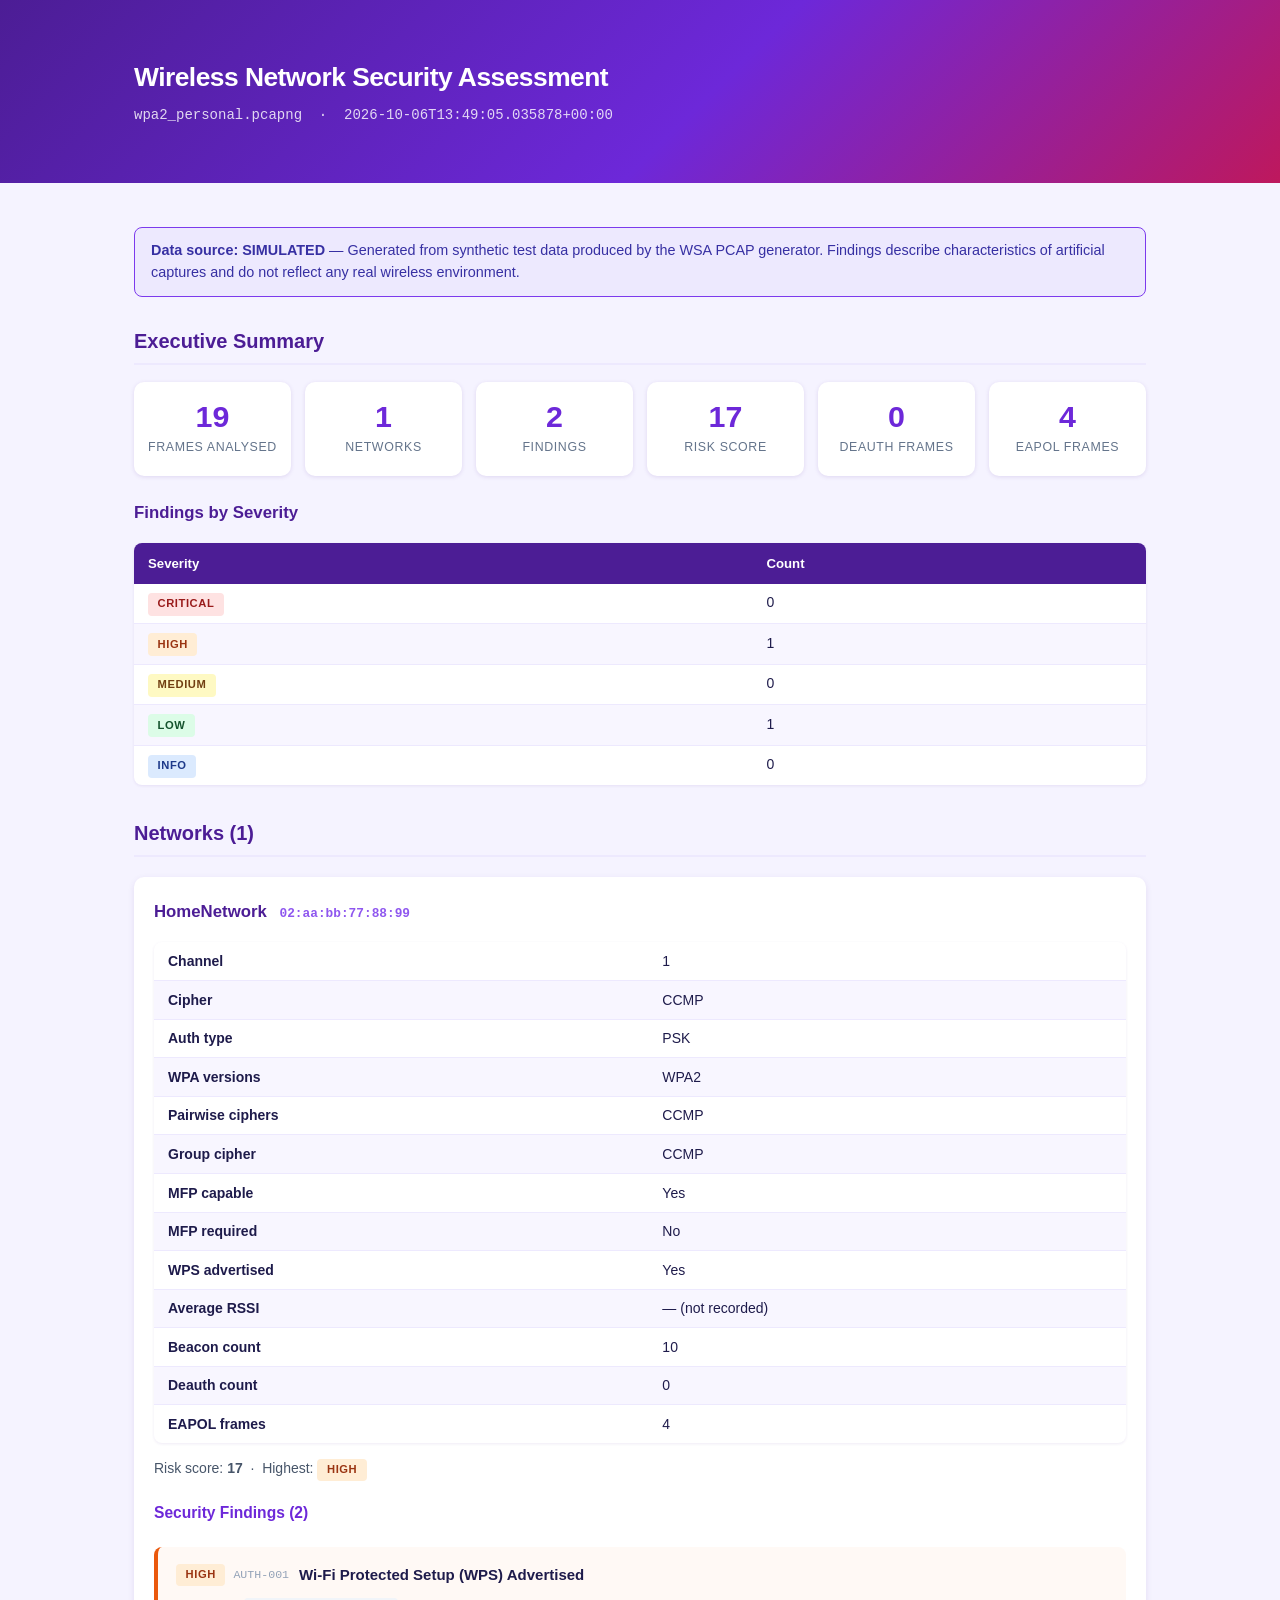
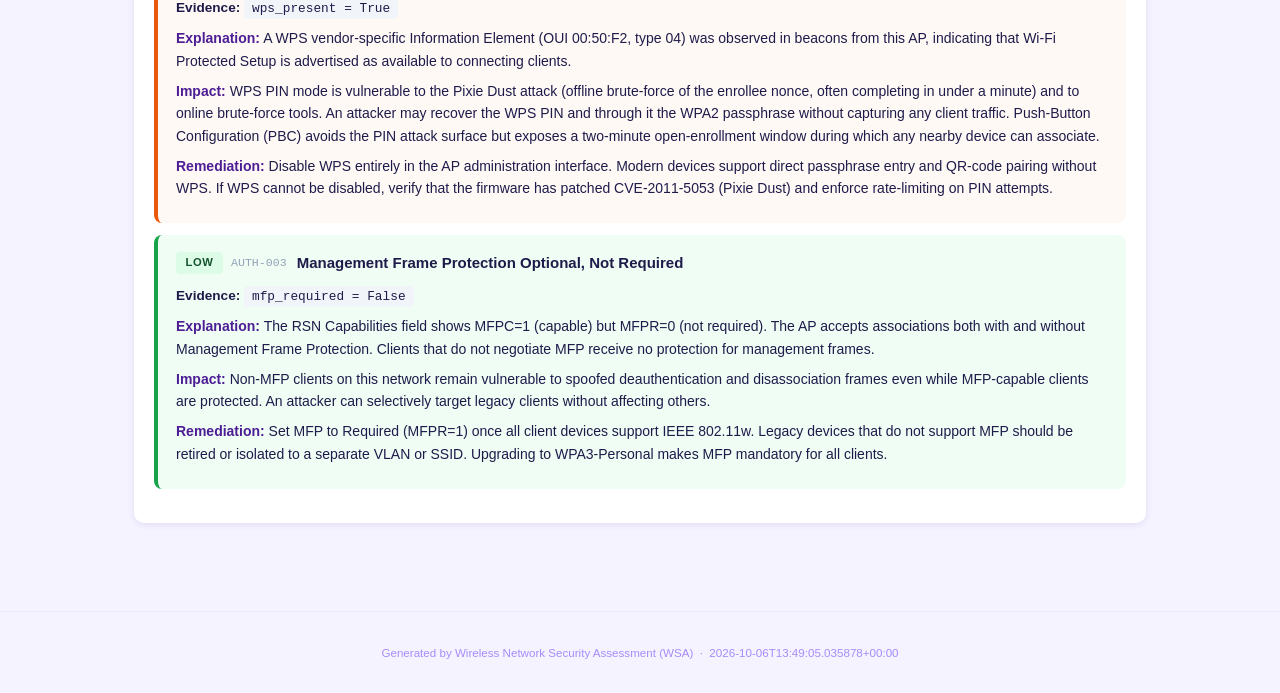
<file: reports/demo_wpa2_personal.html>
<!DOCTYPE html>
<html lang="en">
<head>
  <meta charset="UTF-8">
  <meta name="viewport" content="width=device-width, initial-scale=1.0">
  <title>WSA Report &#8212; wpa2_personal.pcapng</title>
  <style>*,::before,::after{box-sizing:border-box}
body{font-family:-apple-system,BlinkMacSystemFont,"Segoe UI",Roboto,sans-serif;
  margin:0;padding:0;background:#f5f3ff;color:#1e1b4b;line-height:1.6;font-size:15px}
a{color:#6d28d9}
/* ── Header ─────────────────────────────────────────────────────────────── */
.wsa-header{background:linear-gradient(135deg,#4c1d95 0%,#6d28d9 55%,#be185d 100%);
  color:#fff;padding:2rem 1.5rem}
.wsa-header h1{margin:0 0 .375rem;font-size:1.65rem;font-weight:700;color:#fff;letter-spacing:-.02em}
.wsa-header p{margin:0;opacity:.82;font-size:.875rem;font-family:monospace}
/* ── Layout ─────────────────────────────────────────────────────────────── */
.wsa-container{max-width:1060px;margin:0 auto;padding:1.5rem}
section{margin-bottom:2rem}
h2{color:#4c1d95;border-bottom:2px solid #ede9fe;padding-bottom:.35rem;margin-top:1.75rem;font-size:1.25rem}
h3{color:#4c1d95;font-size:1.05rem;margin-top:1.5rem}
h4{color:#6d28d9;font-size:.975rem;margin-top:1.25rem}
/* ── Provenance banner ───────────────────────────────────────────────────── */
.wsa-prov{border-radius:8px;padding:.8rem 1rem;margin:1.25rem 0;font-size:.9rem;line-height:1.5}
.wsa-prov-simulated{background:#ede9fe;border:1px solid #7c3aed;color:#3730a3}
.wsa-prov-real{background:#dcfce7;border:1px solid #16a34a;color:#14532d}
.wsa-prov-unknown{background:#fef3c7;border:1px solid #d97706;color:#78350f}
/* ── Summary cards ───────────────────────────────────────────────────────── */
.wsa-cards{display:grid;grid-template-columns:repeat(auto-fit,minmax(130px,1fr));gap:.875rem;margin:1rem 0}
.wsa-card{background:#fff;border-radius:10px;padding:1.125rem .75rem;text-align:center;
  box-shadow:0 1px 4px rgba(76,29,149,.13)}
.wsa-card-val{font-size:1.9rem;font-weight:700;color:#6d28d9;line-height:1.1}
.wsa-card-lbl{color:#64748b;font-size:.775rem;margin-top:.3rem;text-transform:uppercase;letter-spacing:.05em}
/* ── Tables ──────────────────────────────────────────────────────────────── */
.wsa-table{width:100%;border-collapse:collapse;margin:.875rem 0;background:#fff;
  border-radius:8px;overflow:hidden;box-shadow:0 1px 3px rgba(76,29,149,.09)}
.wsa-table th{background:#4c1d95;color:#fff;padding:.6rem .875rem;text-align:left;font-size:.825rem;font-weight:600}
.wsa-table td{padding:.475rem .875rem;border-bottom:1px solid #ede9fe;font-size:.875rem;vertical-align:top}
.wsa-table tr:last-child td{border-bottom:none}
.wsa-table tbody tr:nth-child(even) td{background:#f8f6ff}
/* ── Severity badges ─────────────────────────────────────────────────────── */
.wsa-badge{display:inline-block;padding:.15rem .6rem;border-radius:4px;
  font-size:.7rem;font-weight:700;text-transform:uppercase;letter-spacing:.05em;white-space:nowrap}
.wsa-sev-CRITICAL{background:#fee2e2;color:#991b1b}
.wsa-sev-HIGH    {background:#ffedd5;color:#9a3412}
.wsa-sev-MEDIUM  {background:#fef9c3;color:#713f12}
.wsa-sev-LOW     {background:#dcfce7;color:#14532d}
.wsa-sev-INFO    {background:#dbeafe;color:#1e3a8a}
/* ── Network cards ───────────────────────────────────────────────────────── */
.wsa-net{background:#fff;border-radius:10px;padding:1.375rem 1.25rem;margin:1.25rem 0;
  box-shadow:0 2px 6px rgba(76,29,149,.1)}
.wsa-net h3{margin-top:0}
.wsa-bssid{font-family:monospace;font-size:.8rem;color:#7c3aed;margin-left:.5rem;opacity:.85}
.wsa-risk{font-size:.875rem;color:#475569;margin:.75rem 0}
/* ── Finding cards ───────────────────────────────────────────────────────── */
.wsa-finding{border-radius:8px;padding:1rem 1.125rem;margin:.75rem 0;border-left:4px solid}
.wsa-f-CRITICAL{border-color:#dc2626;background:#fff7f7}
.wsa-f-HIGH    {border-color:#ea580c;background:#fff9f5}
.wsa-f-MEDIUM  {border-color:#d97706;background:#fffef0}
.wsa-f-LOW     {border-color:#16a34a;background:#f0fdf4}
.wsa-f-INFO    {border-color:#2563eb;background:#f0f6ff}
.wsa-f-hdr{display:flex;align-items:center;flex-wrap:wrap;gap:.5rem;margin-bottom:.625rem}
.wsa-f-id{font-size:.725rem;color:#94a3b8;font-family:monospace;margin-right:.125rem}
.wsa-f-ev{margin:.5rem 0;font-size:.85rem}
.wsa-f-ev code{background:#f1f5f9;padding:.175rem .5rem;border-radius:4px;font-family:monospace;font-size:.8rem;word-break:break-all}
.wsa-f-sec{margin:.475rem 0;font-size:.875rem}
.wsa-f-sec strong{color:#4c1d95}
/* ── Special states ──────────────────────────────────────────────────────── */
.wsa-clean{background:#dcfce7;border:1px solid #86efac;border-radius:8px;
  padding:.8rem 1rem;color:#14532d;font-size:.875rem}
.wsa-empty{color:#94a3b8;font-style:italic;font-size:.9rem}
.wsa-notes{font-size:.825rem;color:#64748b;margin:.75rem 0}
.wsa-notes summary{cursor:pointer;color:#7c3aed;font-weight:500}
.wsa-notes ul{margin:.5rem 0;padding-left:1.25rem}
.wsa-err-list{background:#fff7f7;border:1px solid #fca5a5;border-radius:8px;
  padding:.875rem 1rem;font-size:.875rem;color:#7f1d1d}
/* ── Footer ──────────────────────────────────────────────────────────────── */
.wsa-footer{text-align:center;color:#a78bfa;font-size:.725rem;padding:2rem;
  border-top:1px solid #ede9fe;margin-top:2rem}
</style>
</head>
<body>

<header class="wsa-header">
  <div class="wsa-container">
    <h1>Wireless Network Security Assessment</h1>
    <p>wpa2_personal.pcapng &nbsp;&middot;&nbsp; 2026-10-06T13:49:05.035878+00:00</p>
  </div>
</header>

<div class="wsa-container">

  
  <div class="wsa-prov wsa-prov-simulated">
    <strong>Data source: SIMULATED</strong>
    &mdash; Generated from synthetic test data produced by the WSA PCAP generator. Findings describe characteristics of artificial captures and do not reflect any real wireless environment.
  </div>

  
  <section>
    <h2>Executive Summary</h2>

    <div class="wsa-cards">
      <div class="wsa-card">
        <div class="wsa-card-val">19</div>
        <div class="wsa-card-lbl">Frames Analysed</div>
      </div>
      <div class="wsa-card">
        <div class="wsa-card-val">1</div>
        <div class="wsa-card-lbl">Networks</div>
      </div>
      <div class="wsa-card">
        <div class="wsa-card-val">2</div>
        <div class="wsa-card-lbl">Findings</div>
      </div>
      <div class="wsa-card">
        <div class="wsa-card-val">17</div>
        <div class="wsa-card-lbl">Risk Score</div>
      </div>
      <div class="wsa-card">
        <div class="wsa-card-val">0</div>
        <div class="wsa-card-lbl">Deauth Frames</div>
      </div>
      <div class="wsa-card">
        <div class="wsa-card-val">4</div>
        <div class="wsa-card-lbl">EAPOL Frames</div>
      </div>
    </div>

    <h3>Findings by Severity</h3>
    <table class="wsa-table" role="table" aria-label="Findings by severity">
      <thead><tr><th>Severity</th><th>Count</th></tr></thead>
      <tbody>
        
        <tr>
          <td><span class="wsa-badge wsa-sev-CRITICAL">CRITICAL</span></td>
          <td>0</td>
        </tr>
        
        <tr>
          <td><span class="wsa-badge wsa-sev-HIGH">HIGH</span></td>
          <td>1</td>
        </tr>
        
        <tr>
          <td><span class="wsa-badge wsa-sev-MEDIUM">MEDIUM</span></td>
          <td>0</td>
        </tr>
        
        <tr>
          <td><span class="wsa-badge wsa-sev-LOW">LOW</span></td>
          <td>1</td>
        </tr>
        
        <tr>
          <td><span class="wsa-badge wsa-sev-INFO">INFO</span></td>
          <td>0</td>
        </tr>
        
      </tbody>
    </table>
  </section>

  
  <section>
    <h2>Networks (1)</h2>

    

    
    <div class="wsa-net">
      <h3>
        HomeNetwork
        <span class="wsa-bssid">02:aa:bb:77:88:99</span>
      </h3>

      <table class="wsa-table" role="table" aria-label="Network properties">
        <tbody>
          <tr><td><strong>Channel</strong></td>
              <td>1</td></tr>
          <tr><td><strong>Cipher</strong></td><td>CCMP</td></tr>
          <tr><td><strong>Auth type</strong></td><td>PSK</td></tr>
          <tr><td><strong>WPA versions</strong></td>
              <td>WPA2</td></tr>
          <tr><td><strong>Pairwise ciphers</strong></td>
              <td>CCMP</td></tr>
          <tr><td><strong>Group cipher</strong></td>
              <td>CCMP</td></tr>
          <tr><td><strong>MFP capable</strong></td>
              <td>Yes</td></tr>
          <tr><td><strong>MFP required</strong></td>
              <td>No</td></tr>
          <tr><td><strong>WPS advertised</strong></td>
              <td>Yes</td></tr>
          <tr><td><strong>Average RSSI</strong></td>
              <td>— (not recorded)
                  </td></tr>
          <tr><td><strong>Beacon count</strong></td><td>10</td></tr>
          <tr><td><strong>Deauth count</strong></td><td>0</td></tr>
          <tr><td><strong>EAPOL frames</strong></td><td>4</td></tr>
        </tbody>
      </table>

      <div class="wsa-risk">
        Risk score: <strong>17</strong>
        
          &nbsp;&middot;&nbsp; Highest:
          <span class="wsa-badge wsa-sev-HIGH">HIGH</span>
        
      </div>

      
      <h4>Security Findings (2)</h4>

      
        
        <div class="wsa-finding wsa-f-HIGH">
          <div class="wsa-f-hdr">
            <span class="wsa-badge wsa-sev-HIGH">HIGH</span>
            <span class="wsa-f-id">AUTH-001</span>
            <strong>Wi-Fi Protected Setup (WPS) Advertised</strong>
          </div>
          <div class="wsa-f-ev">
            <strong>Evidence:</strong> <code>wps_present = True</code>
          </div>
          <div class="wsa-f-sec">
            <strong>Explanation:</strong> A WPS vendor-specific Information Element (OUI 00:50:F2, type 04) was observed in beacons from this AP, indicating that Wi-Fi Protected Setup is advertised as available to connecting clients.
          </div>
          <div class="wsa-f-sec">
            <strong>Impact:</strong> WPS PIN mode is vulnerable to the Pixie Dust attack (offline brute-force of the enrollee nonce, often completing in under a minute) and to online brute-force tools. An attacker may recover the WPS PIN and through it the WPA2 passphrase without capturing any client traffic. Push-Button Configuration (PBC) avoids the PIN attack surface but exposes a two-minute open-enrollment window during which any nearby device can associate.
          </div>
          <div class="wsa-f-sec">
            <strong>Remediation:</strong> Disable WPS entirely in the AP administration interface. Modern devices support direct passphrase entry and QR-code pairing without WPS. If WPS cannot be disabled, verify that the firmware has patched CVE-2011-5053 (Pixie Dust) and enforce rate-limiting on PIN attempts.
          </div>
        </div>
        
        <div class="wsa-finding wsa-f-LOW">
          <div class="wsa-f-hdr">
            <span class="wsa-badge wsa-sev-LOW">LOW</span>
            <span class="wsa-f-id">AUTH-003</span>
            <strong>Management Frame Protection Optional, Not Required</strong>
          </div>
          <div class="wsa-f-ev">
            <strong>Evidence:</strong> <code>mfp_required = False</code>
          </div>
          <div class="wsa-f-sec">
            <strong>Explanation:</strong> The RSN Capabilities field shows MFPC=1 (capable) but MFPR=0 (not required). The AP accepts associations both with and without Management Frame Protection. Clients that do not negotiate MFP receive no protection for management frames.
          </div>
          <div class="wsa-f-sec">
            <strong>Impact:</strong> Non-MFP clients on this network remain vulnerable to spoofed deauthentication and disassociation frames even while MFP-capable clients are protected. An attacker can selectively target legacy clients without affecting others.
          </div>
          <div class="wsa-f-sec">
            <strong>Remediation:</strong> Set MFP to Required (MFPR=1) once all client devices support IEEE 802.11w. Legacy devices that do not support MFP should be retired or isolated to a separate VLAN or SSID. Upgrading to WPA3-Personal makes MFP mandatory for all clients.
          </div>
        </div>
        
      

      
      

    </div>
    
  </section>

  
  

</div>

<footer class="wsa-footer">
  Generated by Wireless Network Security Assessment (WSA)
  &nbsp;&middot;&nbsp; 2026-10-06T13:49:05.035878+00:00
</footer>

</body>
</html>
</file>
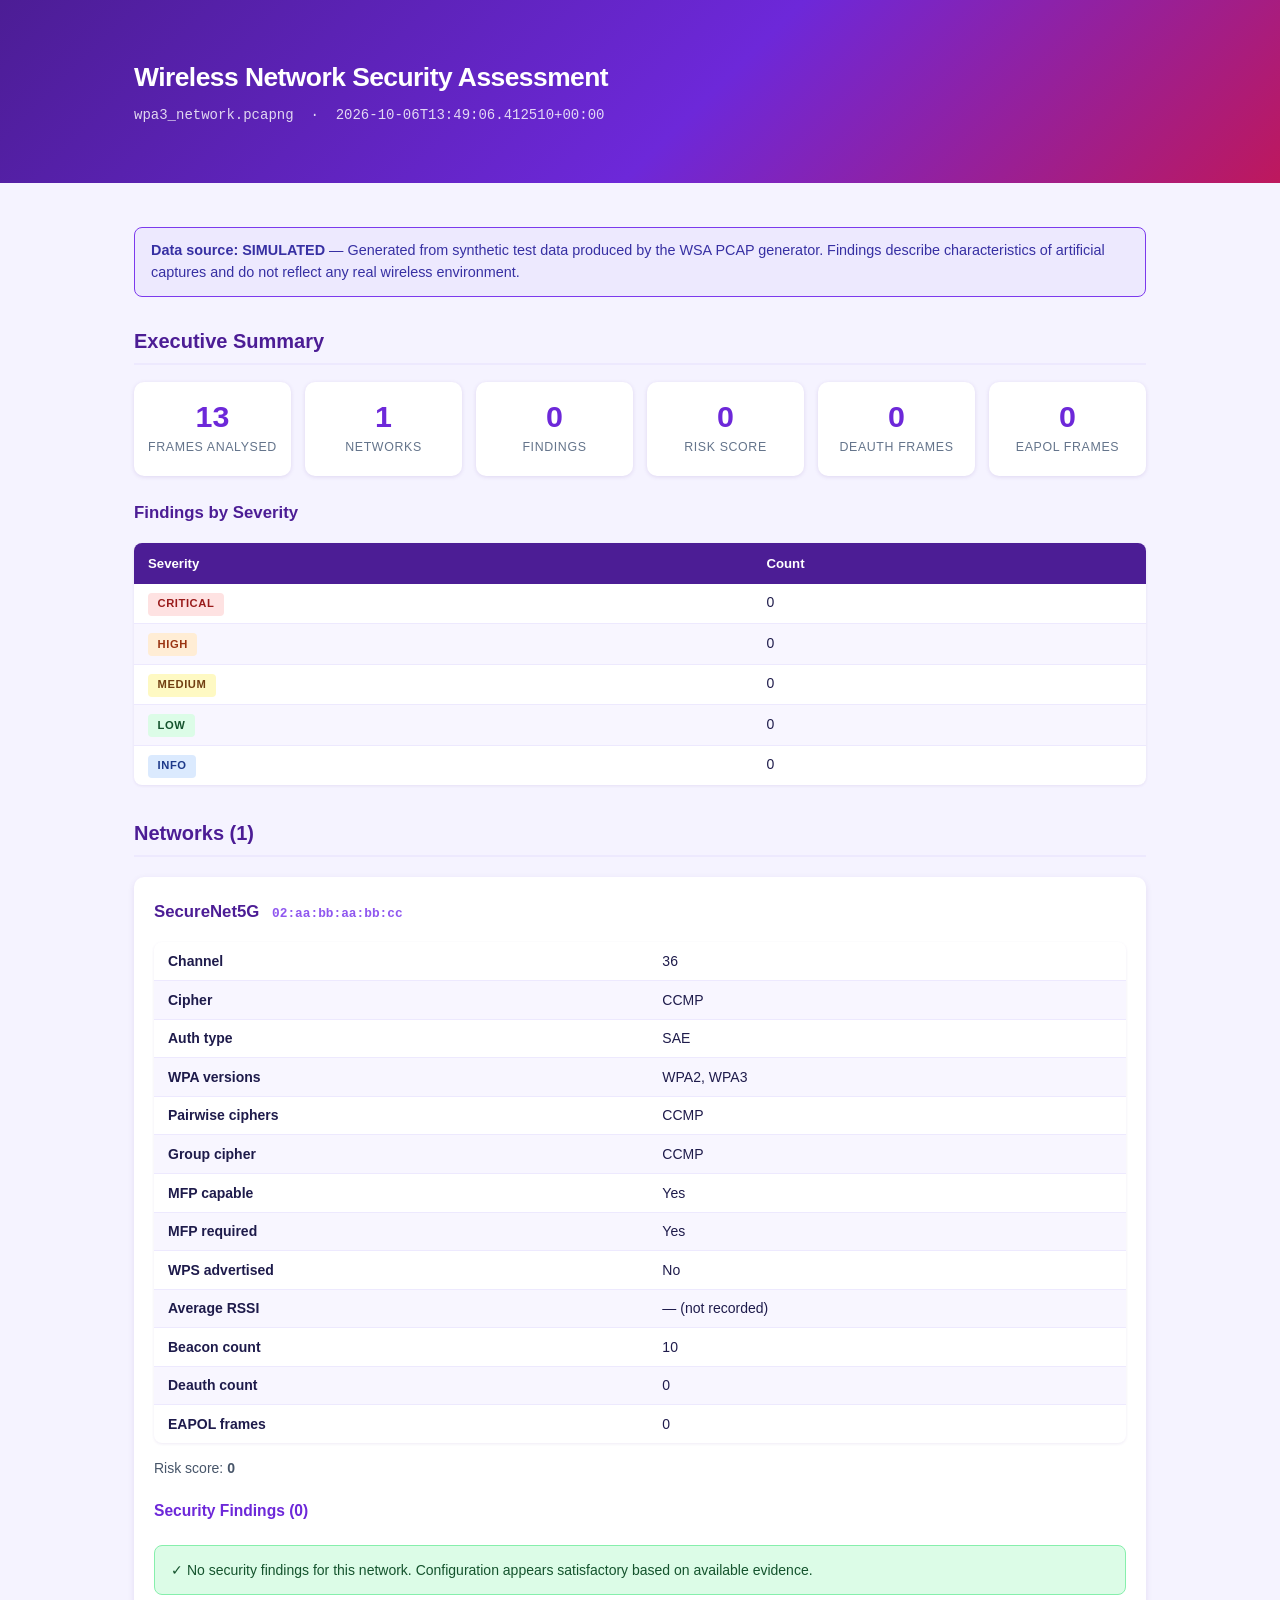
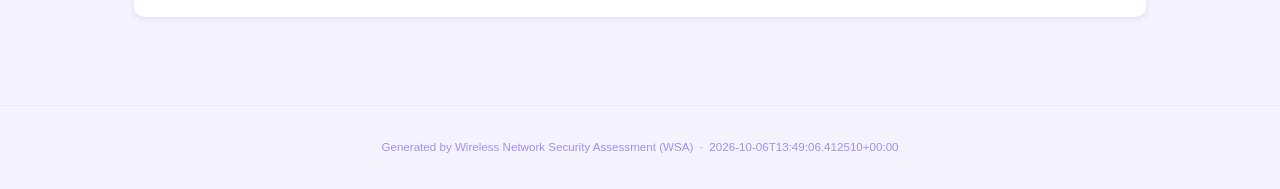
<file: reports/demo_wpa3_network.html>
<!DOCTYPE html>
<html lang="en">
<head>
  <meta charset="UTF-8">
  <meta name="viewport" content="width=device-width, initial-scale=1.0">
  <title>WSA Report &#8212; wpa3_network.pcapng</title>
  <style>*,::before,::after{box-sizing:border-box}
body{font-family:-apple-system,BlinkMacSystemFont,"Segoe UI",Roboto,sans-serif;
  margin:0;padding:0;background:#f5f3ff;color:#1e1b4b;line-height:1.6;font-size:15px}
a{color:#6d28d9}
/* ── Header ─────────────────────────────────────────────────────────────── */
.wsa-header{background:linear-gradient(135deg,#4c1d95 0%,#6d28d9 55%,#be185d 100%);
  color:#fff;padding:2rem 1.5rem}
.wsa-header h1{margin:0 0 .375rem;font-size:1.65rem;font-weight:700;color:#fff;letter-spacing:-.02em}
.wsa-header p{margin:0;opacity:.82;font-size:.875rem;font-family:monospace}
/* ── Layout ─────────────────────────────────────────────────────────────── */
.wsa-container{max-width:1060px;margin:0 auto;padding:1.5rem}
section{margin-bottom:2rem}
h2{color:#4c1d95;border-bottom:2px solid #ede9fe;padding-bottom:.35rem;margin-top:1.75rem;font-size:1.25rem}
h3{color:#4c1d95;font-size:1.05rem;margin-top:1.5rem}
h4{color:#6d28d9;font-size:.975rem;margin-top:1.25rem}
/* ── Provenance banner ───────────────────────────────────────────────────── */
.wsa-prov{border-radius:8px;padding:.8rem 1rem;margin:1.25rem 0;font-size:.9rem;line-height:1.5}
.wsa-prov-simulated{background:#ede9fe;border:1px solid #7c3aed;color:#3730a3}
.wsa-prov-real{background:#dcfce7;border:1px solid #16a34a;color:#14532d}
.wsa-prov-unknown{background:#fef3c7;border:1px solid #d97706;color:#78350f}
/* ── Summary cards ───────────────────────────────────────────────────────── */
.wsa-cards{display:grid;grid-template-columns:repeat(auto-fit,minmax(130px,1fr));gap:.875rem;margin:1rem 0}
.wsa-card{background:#fff;border-radius:10px;padding:1.125rem .75rem;text-align:center;
  box-shadow:0 1px 4px rgba(76,29,149,.13)}
.wsa-card-val{font-size:1.9rem;font-weight:700;color:#6d28d9;line-height:1.1}
.wsa-card-lbl{color:#64748b;font-size:.775rem;margin-top:.3rem;text-transform:uppercase;letter-spacing:.05em}
/* ── Tables ──────────────────────────────────────────────────────────────── */
.wsa-table{width:100%;border-collapse:collapse;margin:.875rem 0;background:#fff;
  border-radius:8px;overflow:hidden;box-shadow:0 1px 3px rgba(76,29,149,.09)}
.wsa-table th{background:#4c1d95;color:#fff;padding:.6rem .875rem;text-align:left;font-size:.825rem;font-weight:600}
.wsa-table td{padding:.475rem .875rem;border-bottom:1px solid #ede9fe;font-size:.875rem;vertical-align:top}
.wsa-table tr:last-child td{border-bottom:none}
.wsa-table tbody tr:nth-child(even) td{background:#f8f6ff}
/* ── Severity badges ─────────────────────────────────────────────────────── */
.wsa-badge{display:inline-block;padding:.15rem .6rem;border-radius:4px;
  font-size:.7rem;font-weight:700;text-transform:uppercase;letter-spacing:.05em;white-space:nowrap}
.wsa-sev-CRITICAL{background:#fee2e2;color:#991b1b}
.wsa-sev-HIGH    {background:#ffedd5;color:#9a3412}
.wsa-sev-MEDIUM  {background:#fef9c3;color:#713f12}
.wsa-sev-LOW     {background:#dcfce7;color:#14532d}
.wsa-sev-INFO    {background:#dbeafe;color:#1e3a8a}
/* ── Network cards ───────────────────────────────────────────────────────── */
.wsa-net{background:#fff;border-radius:10px;padding:1.375rem 1.25rem;margin:1.25rem 0;
  box-shadow:0 2px 6px rgba(76,29,149,.1)}
.wsa-net h3{margin-top:0}
.wsa-bssid{font-family:monospace;font-size:.8rem;color:#7c3aed;margin-left:.5rem;opacity:.85}
.wsa-risk{font-size:.875rem;color:#475569;margin:.75rem 0}
/* ── Finding cards ───────────────────────────────────────────────────────── */
.wsa-finding{border-radius:8px;padding:1rem 1.125rem;margin:.75rem 0;border-left:4px solid}
.wsa-f-CRITICAL{border-color:#dc2626;background:#fff7f7}
.wsa-f-HIGH    {border-color:#ea580c;background:#fff9f5}
.wsa-f-MEDIUM  {border-color:#d97706;background:#fffef0}
.wsa-f-LOW     {border-color:#16a34a;background:#f0fdf4}
.wsa-f-INFO    {border-color:#2563eb;background:#f0f6ff}
.wsa-f-hdr{display:flex;align-items:center;flex-wrap:wrap;gap:.5rem;margin-bottom:.625rem}
.wsa-f-id{font-size:.725rem;color:#94a3b8;font-family:monospace;margin-right:.125rem}
.wsa-f-ev{margin:.5rem 0;font-size:.85rem}
.wsa-f-ev code{background:#f1f5f9;padding:.175rem .5rem;border-radius:4px;font-family:monospace;font-size:.8rem;word-break:break-all}
.wsa-f-sec{margin:.475rem 0;font-size:.875rem}
.wsa-f-sec strong{color:#4c1d95}
/* ── Special states ──────────────────────────────────────────────────────── */
.wsa-clean{background:#dcfce7;border:1px solid #86efac;border-radius:8px;
  padding:.8rem 1rem;color:#14532d;font-size:.875rem}
.wsa-empty{color:#94a3b8;font-style:italic;font-size:.9rem}
.wsa-notes{font-size:.825rem;color:#64748b;margin:.75rem 0}
.wsa-notes summary{cursor:pointer;color:#7c3aed;font-weight:500}
.wsa-notes ul{margin:.5rem 0;padding-left:1.25rem}
.wsa-err-list{background:#fff7f7;border:1px solid #fca5a5;border-radius:8px;
  padding:.875rem 1rem;font-size:.875rem;color:#7f1d1d}
/* ── Footer ──────────────────────────────────────────────────────────────── */
.wsa-footer{text-align:center;color:#a78bfa;font-size:.725rem;padding:2rem;
  border-top:1px solid #ede9fe;margin-top:2rem}
</style>
</head>
<body>

<header class="wsa-header">
  <div class="wsa-container">
    <h1>Wireless Network Security Assessment</h1>
    <p>wpa3_network.pcapng &nbsp;&middot;&nbsp; 2026-10-06T13:49:06.412510+00:00</p>
  </div>
</header>

<div class="wsa-container">

  
  <div class="wsa-prov wsa-prov-simulated">
    <strong>Data source: SIMULATED</strong>
    &mdash; Generated from synthetic test data produced by the WSA PCAP generator. Findings describe characteristics of artificial captures and do not reflect any real wireless environment.
  </div>

  
  <section>
    <h2>Executive Summary</h2>

    <div class="wsa-cards">
      <div class="wsa-card">
        <div class="wsa-card-val">13</div>
        <div class="wsa-card-lbl">Frames Analysed</div>
      </div>
      <div class="wsa-card">
        <div class="wsa-card-val">1</div>
        <div class="wsa-card-lbl">Networks</div>
      </div>
      <div class="wsa-card">
        <div class="wsa-card-val">0</div>
        <div class="wsa-card-lbl">Findings</div>
      </div>
      <div class="wsa-card">
        <div class="wsa-card-val">0</div>
        <div class="wsa-card-lbl">Risk Score</div>
      </div>
      <div class="wsa-card">
        <div class="wsa-card-val">0</div>
        <div class="wsa-card-lbl">Deauth Frames</div>
      </div>
      <div class="wsa-card">
        <div class="wsa-card-val">0</div>
        <div class="wsa-card-lbl">EAPOL Frames</div>
      </div>
    </div>

    <h3>Findings by Severity</h3>
    <table class="wsa-table" role="table" aria-label="Findings by severity">
      <thead><tr><th>Severity</th><th>Count</th></tr></thead>
      <tbody>
        
        <tr>
          <td><span class="wsa-badge wsa-sev-CRITICAL">CRITICAL</span></td>
          <td>0</td>
        </tr>
        
        <tr>
          <td><span class="wsa-badge wsa-sev-HIGH">HIGH</span></td>
          <td>0</td>
        </tr>
        
        <tr>
          <td><span class="wsa-badge wsa-sev-MEDIUM">MEDIUM</span></td>
          <td>0</td>
        </tr>
        
        <tr>
          <td><span class="wsa-badge wsa-sev-LOW">LOW</span></td>
          <td>0</td>
        </tr>
        
        <tr>
          <td><span class="wsa-badge wsa-sev-INFO">INFO</span></td>
          <td>0</td>
        </tr>
        
      </tbody>
    </table>
  </section>

  
  <section>
    <h2>Networks (1)</h2>

    

    
    <div class="wsa-net">
      <h3>
        SecureNet5G
        <span class="wsa-bssid">02:aa:bb:aa:bb:cc</span>
      </h3>

      <table class="wsa-table" role="table" aria-label="Network properties">
        <tbody>
          <tr><td><strong>Channel</strong></td>
              <td>36</td></tr>
          <tr><td><strong>Cipher</strong></td><td>CCMP</td></tr>
          <tr><td><strong>Auth type</strong></td><td>SAE</td></tr>
          <tr><td><strong>WPA versions</strong></td>
              <td>WPA2, WPA3</td></tr>
          <tr><td><strong>Pairwise ciphers</strong></td>
              <td>CCMP</td></tr>
          <tr><td><strong>Group cipher</strong></td>
              <td>CCMP</td></tr>
          <tr><td><strong>MFP capable</strong></td>
              <td>Yes</td></tr>
          <tr><td><strong>MFP required</strong></td>
              <td>Yes</td></tr>
          <tr><td><strong>WPS advertised</strong></td>
              <td>No</td></tr>
          <tr><td><strong>Average RSSI</strong></td>
              <td>— (not recorded)
                  </td></tr>
          <tr><td><strong>Beacon count</strong></td><td>10</td></tr>
          <tr><td><strong>Deauth count</strong></td><td>0</td></tr>
          <tr><td><strong>EAPOL frames</strong></td><td>0</td></tr>
        </tbody>
      </table>

      <div class="wsa-risk">
        Risk score: <strong>0</strong>
        
      </div>

      
      <h4>Security Findings (0)</h4>

      
        <div class="wsa-clean">
          &#10003; No security findings for this network.
          Configuration appears satisfactory based on available evidence.
        </div>
      

      
      

    </div>
    
  </section>

  
  

</div>

<footer class="wsa-footer">
  Generated by Wireless Network Security Assessment (WSA)
  &nbsp;&middot;&nbsp; 2026-10-06T13:49:06.412510+00:00
</footer>

</body>
</html>
</file>
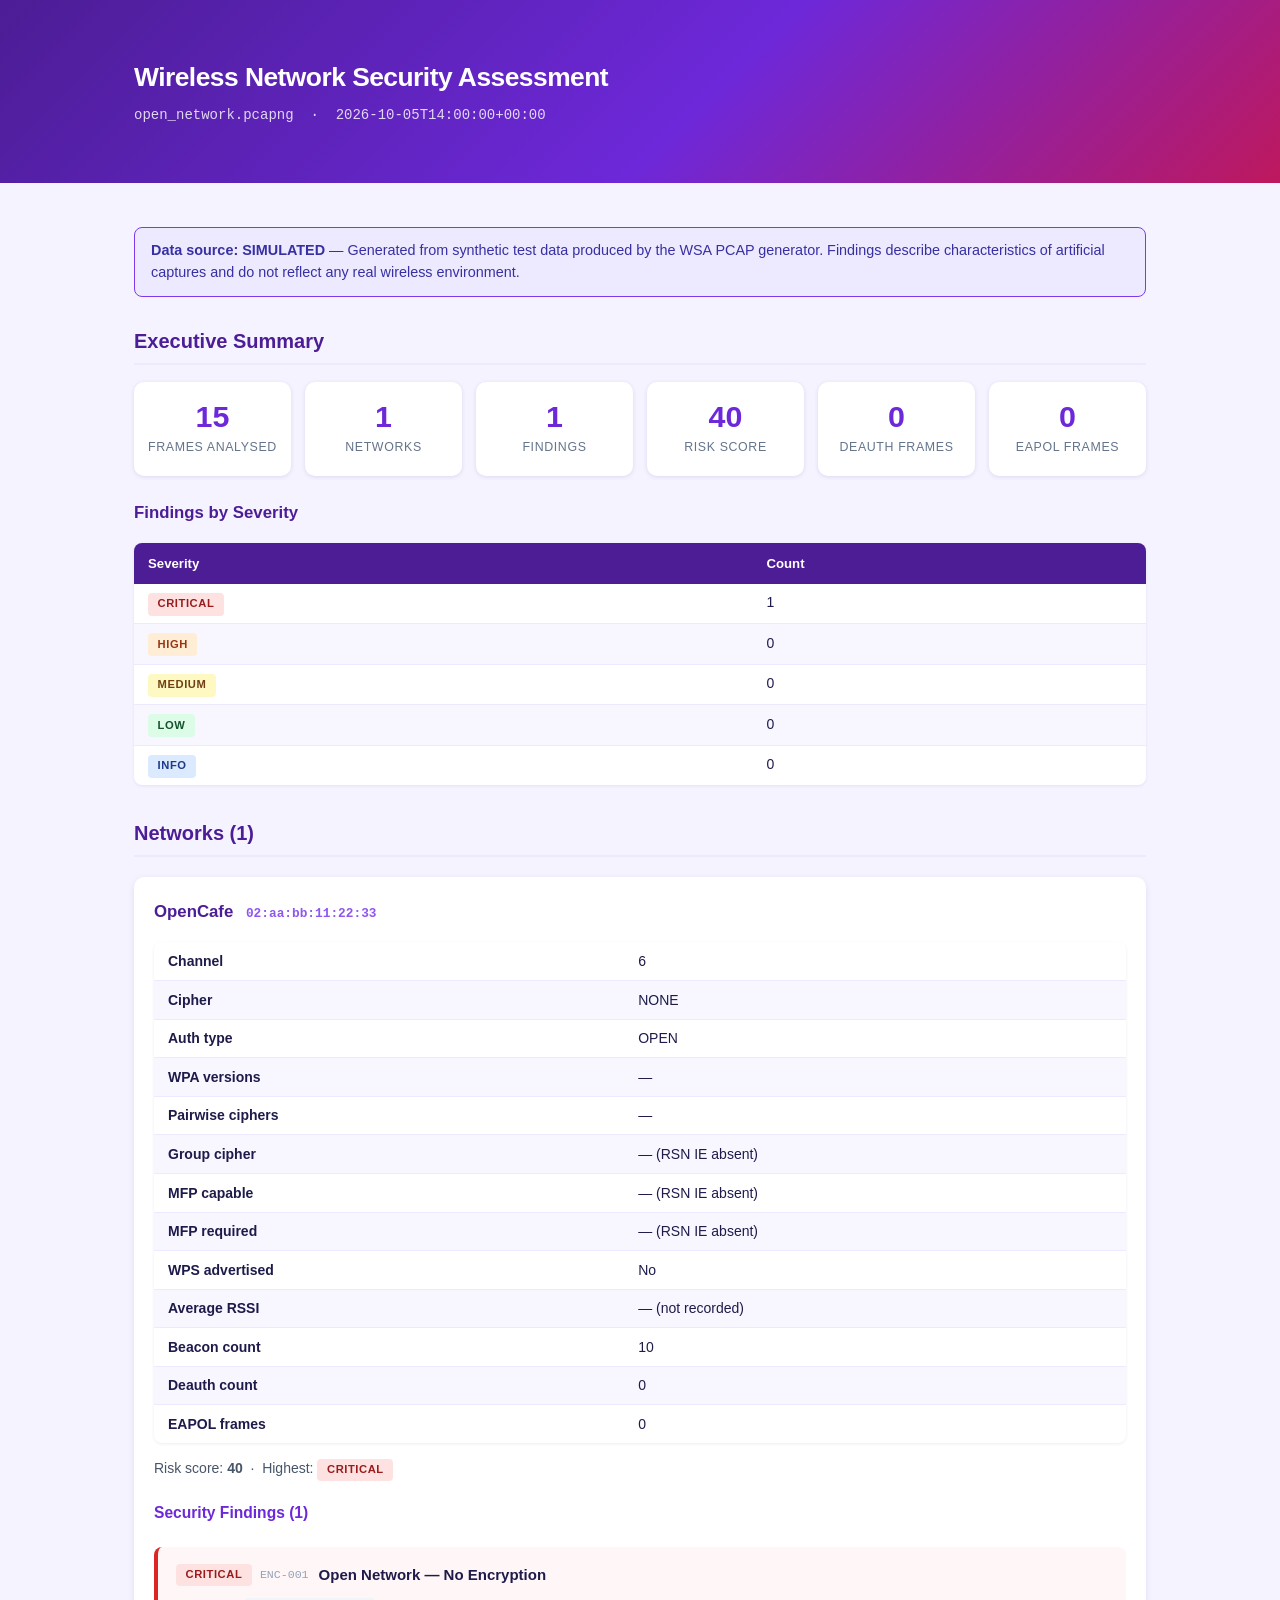
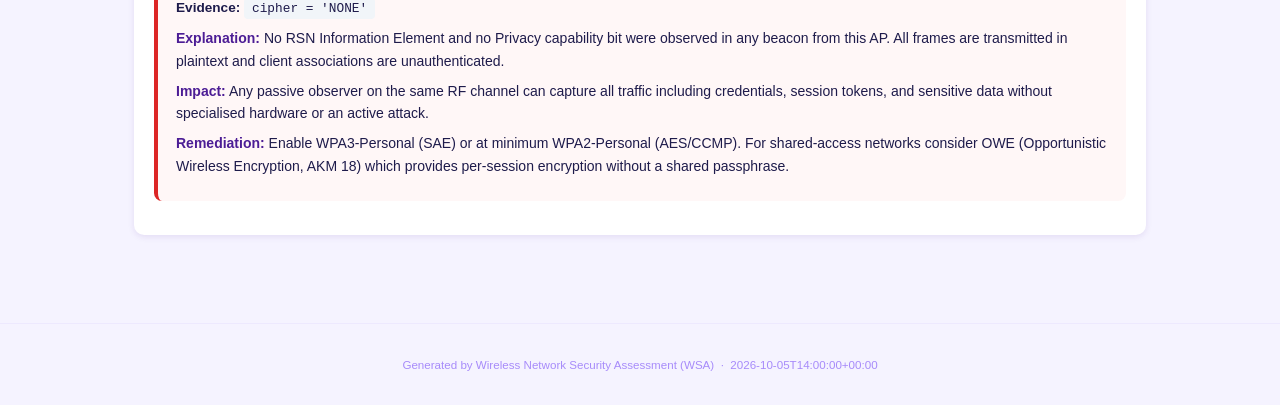
<file: reports/open_network.html>
<!DOCTYPE html>
<html lang="en">
<head>
  <meta charset="UTF-8">
  <meta name="viewport" content="width=device-width, initial-scale=1.0">
  <title>WSA Report &#8212; open_network.pcapng</title>
  <style>*,::before,::after{box-sizing:border-box}
body{font-family:-apple-system,BlinkMacSystemFont,"Segoe UI",Roboto,sans-serif;
  margin:0;padding:0;background:#f5f3ff;color:#1e1b4b;line-height:1.6;font-size:15px}
a{color:#6d28d9}
/* ── Header ─────────────────────────────────────────────────────────────── */
.wsa-header{background:linear-gradient(135deg,#4c1d95 0%,#6d28d9 55%,#be185d 100%);
  color:#fff;padding:2rem 1.5rem}
.wsa-header h1{margin:0 0 .375rem;font-size:1.65rem;font-weight:700;color:#fff;letter-spacing:-.02em}
.wsa-header p{margin:0;opacity:.82;font-size:.875rem;font-family:monospace}
/* ── Layout ─────────────────────────────────────────────────────────────── */
.wsa-container{max-width:1060px;margin:0 auto;padding:1.5rem}
section{margin-bottom:2rem}
h2{color:#4c1d95;border-bottom:2px solid #ede9fe;padding-bottom:.35rem;margin-top:1.75rem;font-size:1.25rem}
h3{color:#4c1d95;font-size:1.05rem;margin-top:1.5rem}
h4{color:#6d28d9;font-size:.975rem;margin-top:1.25rem}
/* ── Provenance banner ───────────────────────────────────────────────────── */
.wsa-prov{border-radius:8px;padding:.8rem 1rem;margin:1.25rem 0;font-size:.9rem;line-height:1.5}
.wsa-prov-simulated{background:#ede9fe;border:1px solid #7c3aed;color:#3730a3}
.wsa-prov-real{background:#dcfce7;border:1px solid #16a34a;color:#14532d}
.wsa-prov-unknown{background:#fef3c7;border:1px solid #d97706;color:#78350f}
/* ── Summary cards ───────────────────────────────────────────────────────── */
.wsa-cards{display:grid;grid-template-columns:repeat(auto-fit,minmax(130px,1fr));gap:.875rem;margin:1rem 0}
.wsa-card{background:#fff;border-radius:10px;padding:1.125rem .75rem;text-align:center;
  box-shadow:0 1px 4px rgba(76,29,149,.13)}
.wsa-card-val{font-size:1.9rem;font-weight:700;color:#6d28d9;line-height:1.1}
.wsa-card-lbl{color:#64748b;font-size:.775rem;margin-top:.3rem;text-transform:uppercase;letter-spacing:.05em}
/* ── Tables ──────────────────────────────────────────────────────────────── */
.wsa-table{width:100%;border-collapse:collapse;margin:.875rem 0;background:#fff;
  border-radius:8px;overflow:hidden;box-shadow:0 1px 3px rgba(76,29,149,.09)}
.wsa-table th{background:#4c1d95;color:#fff;padding:.6rem .875rem;text-align:left;font-size:.825rem;font-weight:600}
.wsa-table td{padding:.475rem .875rem;border-bottom:1px solid #ede9fe;font-size:.875rem;vertical-align:top}
.wsa-table tr:last-child td{border-bottom:none}
.wsa-table tbody tr:nth-child(even) td{background:#f8f6ff}
/* ── Severity badges ─────────────────────────────────────────────────────── */
.wsa-badge{display:inline-block;padding:.15rem .6rem;border-radius:4px;
  font-size:.7rem;font-weight:700;text-transform:uppercase;letter-spacing:.05em;white-space:nowrap}
.wsa-sev-CRITICAL{background:#fee2e2;color:#991b1b}
.wsa-sev-HIGH    {background:#ffedd5;color:#9a3412}
.wsa-sev-MEDIUM  {background:#fef9c3;color:#713f12}
.wsa-sev-LOW     {background:#dcfce7;color:#14532d}
.wsa-sev-INFO    {background:#dbeafe;color:#1e3a8a}
/* ── Network cards ───────────────────────────────────────────────────────── */
.wsa-net{background:#fff;border-radius:10px;padding:1.375rem 1.25rem;margin:1.25rem 0;
  box-shadow:0 2px 6px rgba(76,29,149,.1)}
.wsa-net h3{margin-top:0}
.wsa-bssid{font-family:monospace;font-size:.8rem;color:#7c3aed;margin-left:.5rem;opacity:.85}
.wsa-risk{font-size:.875rem;color:#475569;margin:.75rem 0}
/* ── Finding cards ───────────────────────────────────────────────────────── */
.wsa-finding{border-radius:8px;padding:1rem 1.125rem;margin:.75rem 0;border-left:4px solid}
.wsa-f-CRITICAL{border-color:#dc2626;background:#fff7f7}
.wsa-f-HIGH    {border-color:#ea580c;background:#fff9f5}
.wsa-f-MEDIUM  {border-color:#d97706;background:#fffef0}
.wsa-f-LOW     {border-color:#16a34a;background:#f0fdf4}
.wsa-f-INFO    {border-color:#2563eb;background:#f0f6ff}
.wsa-f-hdr{display:flex;align-items:center;flex-wrap:wrap;gap:.5rem;margin-bottom:.625rem}
.wsa-f-id{font-size:.725rem;color:#94a3b8;font-family:monospace;margin-right:.125rem}
.wsa-f-ev{margin:.5rem 0;font-size:.85rem}
.wsa-f-ev code{background:#f1f5f9;padding:.175rem .5rem;border-radius:4px;font-family:monospace;font-size:.8rem;word-break:break-all}
.wsa-f-sec{margin:.475rem 0;font-size:.875rem}
.wsa-f-sec strong{color:#4c1d95}
/* ── Special states ──────────────────────────────────────────────────────── */
.wsa-clean{background:#dcfce7;border:1px solid #86efac;border-radius:8px;
  padding:.8rem 1rem;color:#14532d;font-size:.875rem}
.wsa-empty{color:#94a3b8;font-style:italic;font-size:.9rem}
.wsa-notes{font-size:.825rem;color:#64748b;margin:.75rem 0}
.wsa-notes summary{cursor:pointer;color:#7c3aed;font-weight:500}
.wsa-notes ul{margin:.5rem 0;padding-left:1.25rem}
.wsa-err-list{background:#fff7f7;border:1px solid #fca5a5;border-radius:8px;
  padding:.875rem 1rem;font-size:.875rem;color:#7f1d1d}
/* ── Footer ──────────────────────────────────────────────────────────────── */
.wsa-footer{text-align:center;color:#a78bfa;font-size:.725rem;padding:2rem;
  border-top:1px solid #ede9fe;margin-top:2rem}
</style>
</head>
<body>

<header class="wsa-header">
  <div class="wsa-container">
    <h1>Wireless Network Security Assessment</h1>
    <p>open_network.pcapng &nbsp;&middot;&nbsp; 2026-10-05T14:00:00+00:00</p>
  </div>
</header>

<div class="wsa-container">

  
  <div class="wsa-prov wsa-prov-simulated">
    <strong>Data source: SIMULATED</strong>
    &mdash; Generated from synthetic test data produced by the WSA PCAP generator. Findings describe characteristics of artificial captures and do not reflect any real wireless environment.
  </div>

  
  <section>
    <h2>Executive Summary</h2>

    <div class="wsa-cards">
      <div class="wsa-card">
        <div class="wsa-card-val">15</div>
        <div class="wsa-card-lbl">Frames Analysed</div>
      </div>
      <div class="wsa-card">
        <div class="wsa-card-val">1</div>
        <div class="wsa-card-lbl">Networks</div>
      </div>
      <div class="wsa-card">
        <div class="wsa-card-val">1</div>
        <div class="wsa-card-lbl">Findings</div>
      </div>
      <div class="wsa-card">
        <div class="wsa-card-val">40</div>
        <div class="wsa-card-lbl">Risk Score</div>
      </div>
      <div class="wsa-card">
        <div class="wsa-card-val">0</div>
        <div class="wsa-card-lbl">Deauth Frames</div>
      </div>
      <div class="wsa-card">
        <div class="wsa-card-val">0</div>
        <div class="wsa-card-lbl">EAPOL Frames</div>
      </div>
    </div>

    <h3>Findings by Severity</h3>
    <table class="wsa-table" role="table" aria-label="Findings by severity">
      <thead><tr><th>Severity</th><th>Count</th></tr></thead>
      <tbody>
        
        <tr>
          <td><span class="wsa-badge wsa-sev-CRITICAL">CRITICAL</span></td>
          <td>1</td>
        </tr>
        
        <tr>
          <td><span class="wsa-badge wsa-sev-HIGH">HIGH</span></td>
          <td>0</td>
        </tr>
        
        <tr>
          <td><span class="wsa-badge wsa-sev-MEDIUM">MEDIUM</span></td>
          <td>0</td>
        </tr>
        
        <tr>
          <td><span class="wsa-badge wsa-sev-LOW">LOW</span></td>
          <td>0</td>
        </tr>
        
        <tr>
          <td><span class="wsa-badge wsa-sev-INFO">INFO</span></td>
          <td>0</td>
        </tr>
        
      </tbody>
    </table>
  </section>

  
  <section>
    <h2>Networks (1)</h2>

    

    
    <div class="wsa-net">
      <h3>
        OpenCafe
        <span class="wsa-bssid">02:aa:bb:11:22:33</span>
      </h3>

      <table class="wsa-table" role="table" aria-label="Network properties">
        <tbody>
          <tr><td><strong>Channel</strong></td>
              <td>6</td></tr>
          <tr><td><strong>Cipher</strong></td><td>NONE</td></tr>
          <tr><td><strong>Auth type</strong></td><td>OPEN</td></tr>
          <tr><td><strong>WPA versions</strong></td>
              <td>—</td></tr>
          <tr><td><strong>Pairwise ciphers</strong></td>
              <td>—</td></tr>
          <tr><td><strong>Group cipher</strong></td>
              <td>— (RSN IE absent)</td></tr>
          <tr><td><strong>MFP capable</strong></td>
              <td>— (RSN IE absent)
                  </td></tr>
          <tr><td><strong>MFP required</strong></td>
              <td>— (RSN IE absent)
                  </td></tr>
          <tr><td><strong>WPS advertised</strong></td>
              <td>No</td></tr>
          <tr><td><strong>Average RSSI</strong></td>
              <td>— (not recorded)
                  </td></tr>
          <tr><td><strong>Beacon count</strong></td><td>10</td></tr>
          <tr><td><strong>Deauth count</strong></td><td>0</td></tr>
          <tr><td><strong>EAPOL frames</strong></td><td>0</td></tr>
        </tbody>
      </table>

      <div class="wsa-risk">
        Risk score: <strong>40</strong>
        
          &nbsp;&middot;&nbsp; Highest:
          <span class="wsa-badge wsa-sev-CRITICAL">CRITICAL</span>
        
      </div>

      
      <h4>Security Findings (1)</h4>

      
        
        <div class="wsa-finding wsa-f-CRITICAL">
          <div class="wsa-f-hdr">
            <span class="wsa-badge wsa-sev-CRITICAL">CRITICAL</span>
            <span class="wsa-f-id">ENC-001</span>
            <strong>Open Network — No Encryption</strong>
          </div>
          <div class="wsa-f-ev">
            <strong>Evidence:</strong> <code>cipher = &#39;NONE&#39;</code>
          </div>
          <div class="wsa-f-sec">
            <strong>Explanation:</strong> No RSN Information Element and no Privacy capability bit were observed in any beacon from this AP. All frames are transmitted in plaintext and client associations are unauthenticated.
          </div>
          <div class="wsa-f-sec">
            <strong>Impact:</strong> Any passive observer on the same RF channel can capture all traffic including credentials, session tokens, and sensitive data without specialised hardware or an active attack.
          </div>
          <div class="wsa-f-sec">
            <strong>Remediation:</strong> Enable WPA3-Personal (SAE) or at minimum WPA2-Personal (AES/CCMP). For shared-access networks consider OWE (Opportunistic Wireless Encryption, AKM 18) which provides per-session encryption without a shared passphrase.
          </div>
        </div>
        
      

      
      

    </div>
    
  </section>

  
  

</div>

<footer class="wsa-footer">
  Generated by Wireless Network Security Assessment (WSA)
  &nbsp;&middot;&nbsp; 2026-10-05T14:00:00+00:00
</footer>

</body>
</html>
</file>
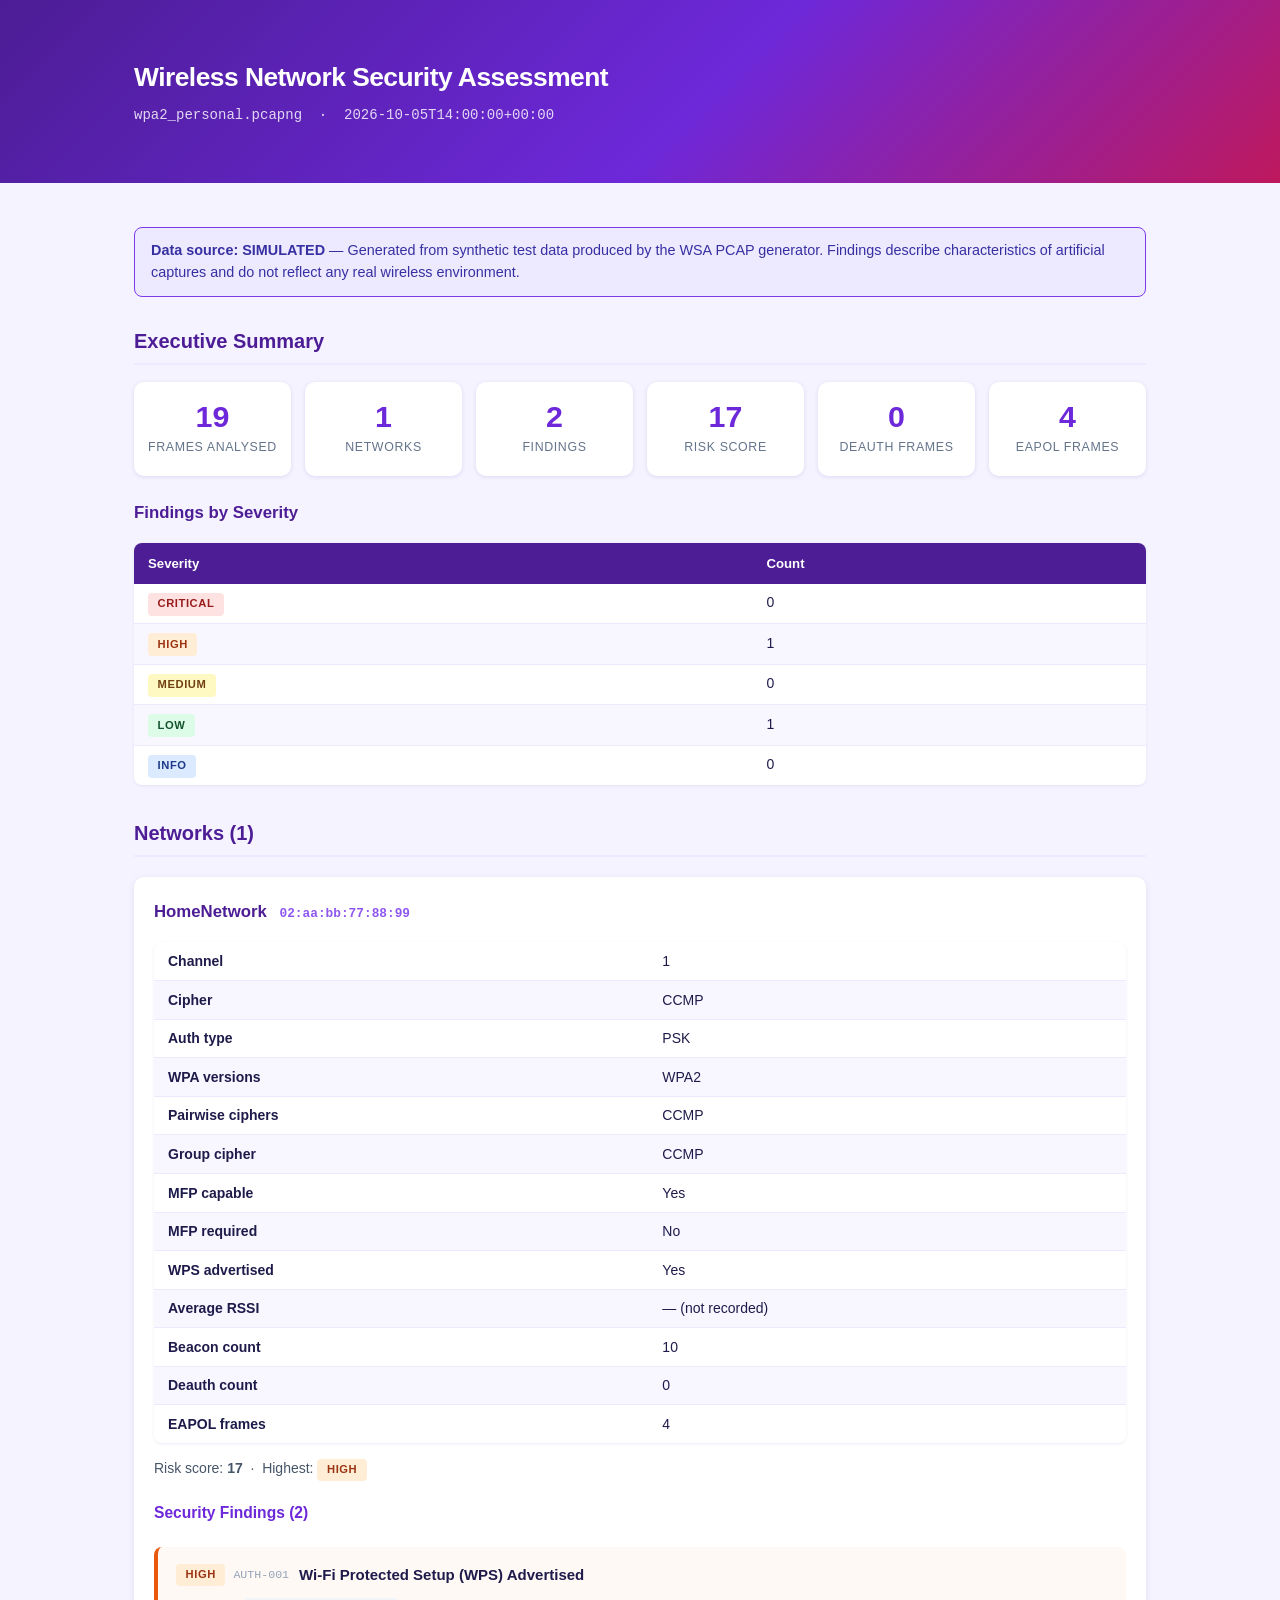
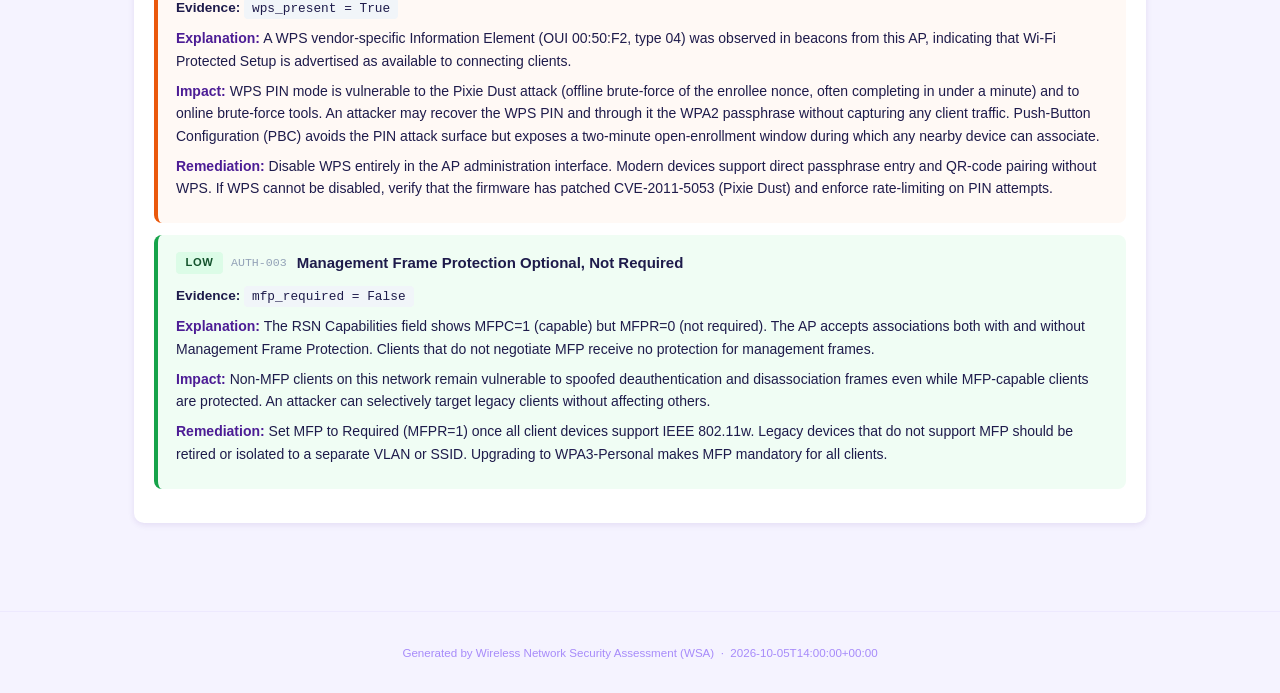
<file: reports/wpa2_personal.html>
<!DOCTYPE html>
<html lang="en">
<head>
  <meta charset="UTF-8">
  <meta name="viewport" content="width=device-width, initial-scale=1.0">
  <title>WSA Report &#8212; wpa2_personal.pcapng</title>
  <style>*,::before,::after{box-sizing:border-box}
body{font-family:-apple-system,BlinkMacSystemFont,"Segoe UI",Roboto,sans-serif;
  margin:0;padding:0;background:#f5f3ff;color:#1e1b4b;line-height:1.6;font-size:15px}
a{color:#6d28d9}
/* ── Header ─────────────────────────────────────────────────────────────── */
.wsa-header{background:linear-gradient(135deg,#4c1d95 0%,#6d28d9 55%,#be185d 100%);
  color:#fff;padding:2rem 1.5rem}
.wsa-header h1{margin:0 0 .375rem;font-size:1.65rem;font-weight:700;color:#fff;letter-spacing:-.02em}
.wsa-header p{margin:0;opacity:.82;font-size:.875rem;font-family:monospace}
/* ── Layout ─────────────────────────────────────────────────────────────── */
.wsa-container{max-width:1060px;margin:0 auto;padding:1.5rem}
section{margin-bottom:2rem}
h2{color:#4c1d95;border-bottom:2px solid #ede9fe;padding-bottom:.35rem;margin-top:1.75rem;font-size:1.25rem}
h3{color:#4c1d95;font-size:1.05rem;margin-top:1.5rem}
h4{color:#6d28d9;font-size:.975rem;margin-top:1.25rem}
/* ── Provenance banner ───────────────────────────────────────────────────── */
.wsa-prov{border-radius:8px;padding:.8rem 1rem;margin:1.25rem 0;font-size:.9rem;line-height:1.5}
.wsa-prov-simulated{background:#ede9fe;border:1px solid #7c3aed;color:#3730a3}
.wsa-prov-real{background:#dcfce7;border:1px solid #16a34a;color:#14532d}
.wsa-prov-unknown{background:#fef3c7;border:1px solid #d97706;color:#78350f}
/* ── Summary cards ───────────────────────────────────────────────────────── */
.wsa-cards{display:grid;grid-template-columns:repeat(auto-fit,minmax(130px,1fr));gap:.875rem;margin:1rem 0}
.wsa-card{background:#fff;border-radius:10px;padding:1.125rem .75rem;text-align:center;
  box-shadow:0 1px 4px rgba(76,29,149,.13)}
.wsa-card-val{font-size:1.9rem;font-weight:700;color:#6d28d9;line-height:1.1}
.wsa-card-lbl{color:#64748b;font-size:.775rem;margin-top:.3rem;text-transform:uppercase;letter-spacing:.05em}
/* ── Tables ──────────────────────────────────────────────────────────────── */
.wsa-table{width:100%;border-collapse:collapse;margin:.875rem 0;background:#fff;
  border-radius:8px;overflow:hidden;box-shadow:0 1px 3px rgba(76,29,149,.09)}
.wsa-table th{background:#4c1d95;color:#fff;padding:.6rem .875rem;text-align:left;font-size:.825rem;font-weight:600}
.wsa-table td{padding:.475rem .875rem;border-bottom:1px solid #ede9fe;font-size:.875rem;vertical-align:top}
.wsa-table tr:last-child td{border-bottom:none}
.wsa-table tbody tr:nth-child(even) td{background:#f8f6ff}
/* ── Severity badges ─────────────────────────────────────────────────────── */
.wsa-badge{display:inline-block;padding:.15rem .6rem;border-radius:4px;
  font-size:.7rem;font-weight:700;text-transform:uppercase;letter-spacing:.05em;white-space:nowrap}
.wsa-sev-CRITICAL{background:#fee2e2;color:#991b1b}
.wsa-sev-HIGH    {background:#ffedd5;color:#9a3412}
.wsa-sev-MEDIUM  {background:#fef9c3;color:#713f12}
.wsa-sev-LOW     {background:#dcfce7;color:#14532d}
.wsa-sev-INFO    {background:#dbeafe;color:#1e3a8a}
/* ── Network cards ───────────────────────────────────────────────────────── */
.wsa-net{background:#fff;border-radius:10px;padding:1.375rem 1.25rem;margin:1.25rem 0;
  box-shadow:0 2px 6px rgba(76,29,149,.1)}
.wsa-net h3{margin-top:0}
.wsa-bssid{font-family:monospace;font-size:.8rem;color:#7c3aed;margin-left:.5rem;opacity:.85}
.wsa-risk{font-size:.875rem;color:#475569;margin:.75rem 0}
/* ── Finding cards ───────────────────────────────────────────────────────── */
.wsa-finding{border-radius:8px;padding:1rem 1.125rem;margin:.75rem 0;border-left:4px solid}
.wsa-f-CRITICAL{border-color:#dc2626;background:#fff7f7}
.wsa-f-HIGH    {border-color:#ea580c;background:#fff9f5}
.wsa-f-MEDIUM  {border-color:#d97706;background:#fffef0}
.wsa-f-LOW     {border-color:#16a34a;background:#f0fdf4}
.wsa-f-INFO    {border-color:#2563eb;background:#f0f6ff}
.wsa-f-hdr{display:flex;align-items:center;flex-wrap:wrap;gap:.5rem;margin-bottom:.625rem}
.wsa-f-id{font-size:.725rem;color:#94a3b8;font-family:monospace;margin-right:.125rem}
.wsa-f-ev{margin:.5rem 0;font-size:.85rem}
.wsa-f-ev code{background:#f1f5f9;padding:.175rem .5rem;border-radius:4px;font-family:monospace;font-size:.8rem;word-break:break-all}
.wsa-f-sec{margin:.475rem 0;font-size:.875rem}
.wsa-f-sec strong{color:#4c1d95}
/* ── Special states ──────────────────────────────────────────────────────── */
.wsa-clean{background:#dcfce7;border:1px solid #86efac;border-radius:8px;
  padding:.8rem 1rem;color:#14532d;font-size:.875rem}
.wsa-empty{color:#94a3b8;font-style:italic;font-size:.9rem}
.wsa-notes{font-size:.825rem;color:#64748b;margin:.75rem 0}
.wsa-notes summary{cursor:pointer;color:#7c3aed;font-weight:500}
.wsa-notes ul{margin:.5rem 0;padding-left:1.25rem}
.wsa-err-list{background:#fff7f7;border:1px solid #fca5a5;border-radius:8px;
  padding:.875rem 1rem;font-size:.875rem;color:#7f1d1d}
/* ── Footer ──────────────────────────────────────────────────────────────── */
.wsa-footer{text-align:center;color:#a78bfa;font-size:.725rem;padding:2rem;
  border-top:1px solid #ede9fe;margin-top:2rem}
</style>
</head>
<body>

<header class="wsa-header">
  <div class="wsa-container">
    <h1>Wireless Network Security Assessment</h1>
    <p>wpa2_personal.pcapng &nbsp;&middot;&nbsp; 2026-10-05T14:00:00+00:00</p>
  </div>
</header>

<div class="wsa-container">

  
  <div class="wsa-prov wsa-prov-simulated">
    <strong>Data source: SIMULATED</strong>
    &mdash; Generated from synthetic test data produced by the WSA PCAP generator. Findings describe characteristics of artificial captures and do not reflect any real wireless environment.
  </div>

  
  <section>
    <h2>Executive Summary</h2>

    <div class="wsa-cards">
      <div class="wsa-card">
        <div class="wsa-card-val">19</div>
        <div class="wsa-card-lbl">Frames Analysed</div>
      </div>
      <div class="wsa-card">
        <div class="wsa-card-val">1</div>
        <div class="wsa-card-lbl">Networks</div>
      </div>
      <div class="wsa-card">
        <div class="wsa-card-val">2</div>
        <div class="wsa-card-lbl">Findings</div>
      </div>
      <div class="wsa-card">
        <div class="wsa-card-val">17</div>
        <div class="wsa-card-lbl">Risk Score</div>
      </div>
      <div class="wsa-card">
        <div class="wsa-card-val">0</div>
        <div class="wsa-card-lbl">Deauth Frames</div>
      </div>
      <div class="wsa-card">
        <div class="wsa-card-val">4</div>
        <div class="wsa-card-lbl">EAPOL Frames</div>
      </div>
    </div>

    <h3>Findings by Severity</h3>
    <table class="wsa-table" role="table" aria-label="Findings by severity">
      <thead><tr><th>Severity</th><th>Count</th></tr></thead>
      <tbody>
        
        <tr>
          <td><span class="wsa-badge wsa-sev-CRITICAL">CRITICAL</span></td>
          <td>0</td>
        </tr>
        
        <tr>
          <td><span class="wsa-badge wsa-sev-HIGH">HIGH</span></td>
          <td>1</td>
        </tr>
        
        <tr>
          <td><span class="wsa-badge wsa-sev-MEDIUM">MEDIUM</span></td>
          <td>0</td>
        </tr>
        
        <tr>
          <td><span class="wsa-badge wsa-sev-LOW">LOW</span></td>
          <td>1</td>
        </tr>
        
        <tr>
          <td><span class="wsa-badge wsa-sev-INFO">INFO</span></td>
          <td>0</td>
        </tr>
        
      </tbody>
    </table>
  </section>

  
  <section>
    <h2>Networks (1)</h2>

    

    
    <div class="wsa-net">
      <h3>
        HomeNetwork
        <span class="wsa-bssid">02:aa:bb:77:88:99</span>
      </h3>

      <table class="wsa-table" role="table" aria-label="Network properties">
        <tbody>
          <tr><td><strong>Channel</strong></td>
              <td>1</td></tr>
          <tr><td><strong>Cipher</strong></td><td>CCMP</td></tr>
          <tr><td><strong>Auth type</strong></td><td>PSK</td></tr>
          <tr><td><strong>WPA versions</strong></td>
              <td>WPA2</td></tr>
          <tr><td><strong>Pairwise ciphers</strong></td>
              <td>CCMP</td></tr>
          <tr><td><strong>Group cipher</strong></td>
              <td>CCMP</td></tr>
          <tr><td><strong>MFP capable</strong></td>
              <td>Yes</td></tr>
          <tr><td><strong>MFP required</strong></td>
              <td>No</td></tr>
          <tr><td><strong>WPS advertised</strong></td>
              <td>Yes</td></tr>
          <tr><td><strong>Average RSSI</strong></td>
              <td>— (not recorded)
                  </td></tr>
          <tr><td><strong>Beacon count</strong></td><td>10</td></tr>
          <tr><td><strong>Deauth count</strong></td><td>0</td></tr>
          <tr><td><strong>EAPOL frames</strong></td><td>4</td></tr>
        </tbody>
      </table>

      <div class="wsa-risk">
        Risk score: <strong>17</strong>
        
          &nbsp;&middot;&nbsp; Highest:
          <span class="wsa-badge wsa-sev-HIGH">HIGH</span>
        
      </div>

      
      <h4>Security Findings (2)</h4>

      
        
        <div class="wsa-finding wsa-f-HIGH">
          <div class="wsa-f-hdr">
            <span class="wsa-badge wsa-sev-HIGH">HIGH</span>
            <span class="wsa-f-id">AUTH-001</span>
            <strong>Wi-Fi Protected Setup (WPS) Advertised</strong>
          </div>
          <div class="wsa-f-ev">
            <strong>Evidence:</strong> <code>wps_present = True</code>
          </div>
          <div class="wsa-f-sec">
            <strong>Explanation:</strong> A WPS vendor-specific Information Element (OUI 00:50:F2, type 04) was observed in beacons from this AP, indicating that Wi-Fi Protected Setup is advertised as available to connecting clients.
          </div>
          <div class="wsa-f-sec">
            <strong>Impact:</strong> WPS PIN mode is vulnerable to the Pixie Dust attack (offline brute-force of the enrollee nonce, often completing in under a minute) and to online brute-force tools. An attacker may recover the WPS PIN and through it the WPA2 passphrase without capturing any client traffic. Push-Button Configuration (PBC) avoids the PIN attack surface but exposes a two-minute open-enrollment window during which any nearby device can associate.
          </div>
          <div class="wsa-f-sec">
            <strong>Remediation:</strong> Disable WPS entirely in the AP administration interface. Modern devices support direct passphrase entry and QR-code pairing without WPS. If WPS cannot be disabled, verify that the firmware has patched CVE-2011-5053 (Pixie Dust) and enforce rate-limiting on PIN attempts.
          </div>
        </div>
        
        <div class="wsa-finding wsa-f-LOW">
          <div class="wsa-f-hdr">
            <span class="wsa-badge wsa-sev-LOW">LOW</span>
            <span class="wsa-f-id">AUTH-003</span>
            <strong>Management Frame Protection Optional, Not Required</strong>
          </div>
          <div class="wsa-f-ev">
            <strong>Evidence:</strong> <code>mfp_required = False</code>
          </div>
          <div class="wsa-f-sec">
            <strong>Explanation:</strong> The RSN Capabilities field shows MFPC=1 (capable) but MFPR=0 (not required). The AP accepts associations both with and without Management Frame Protection. Clients that do not negotiate MFP receive no protection for management frames.
          </div>
          <div class="wsa-f-sec">
            <strong>Impact:</strong> Non-MFP clients on this network remain vulnerable to spoofed deauthentication and disassociation frames even while MFP-capable clients are protected. An attacker can selectively target legacy clients without affecting others.
          </div>
          <div class="wsa-f-sec">
            <strong>Remediation:</strong> Set MFP to Required (MFPR=1) once all client devices support IEEE 802.11w. Legacy devices that do not support MFP should be retired or isolated to a separate VLAN or SSID. Upgrading to WPA3-Personal makes MFP mandatory for all clients.
          </div>
        </div>
        
      

      
      

    </div>
    
  </section>

  
  

</div>

<footer class="wsa-footer">
  Generated by Wireless Network Security Assessment (WSA)
  &nbsp;&middot;&nbsp; 2026-10-05T14:00:00+00:00
</footer>

</body>
</html>
</file>
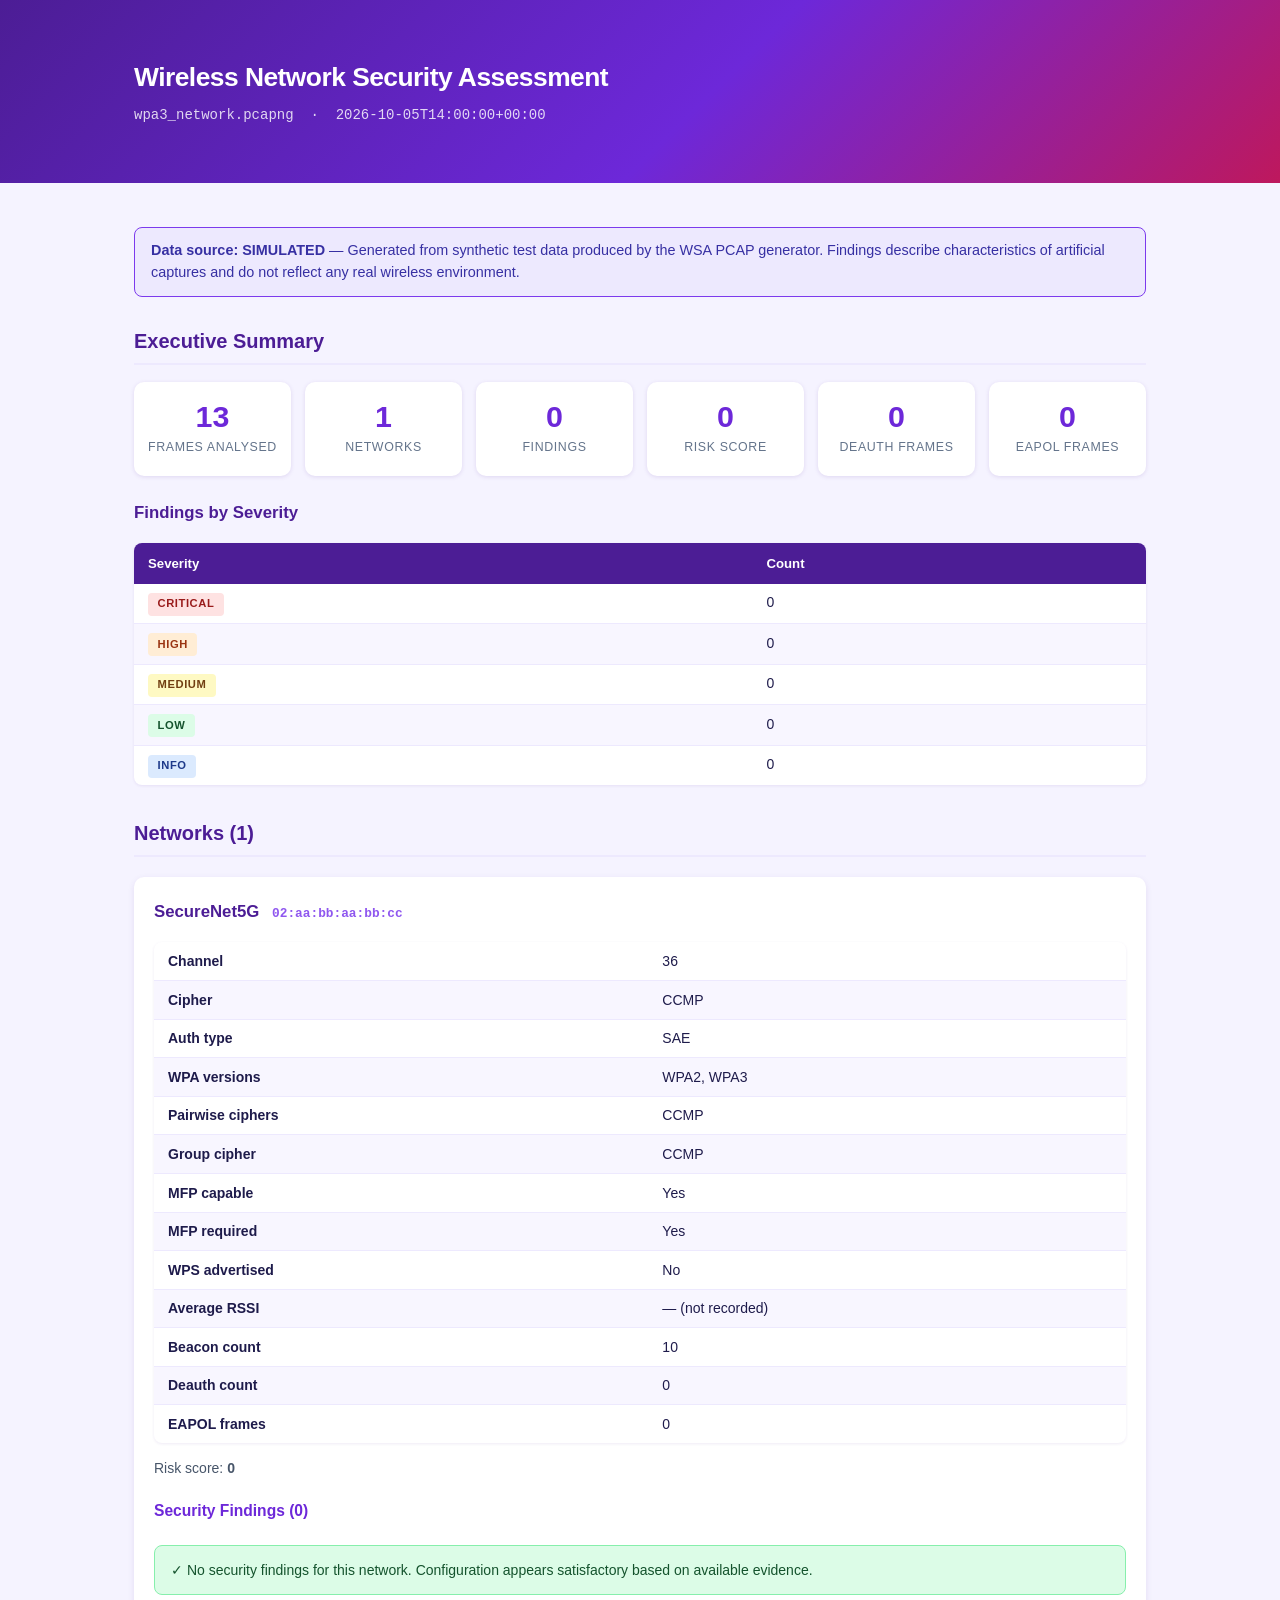
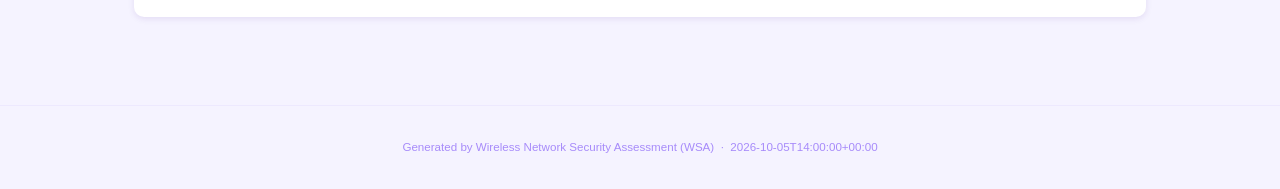
<file: reports/wpa3_network.html>
<!DOCTYPE html>
<html lang="en">
<head>
  <meta charset="UTF-8">
  <meta name="viewport" content="width=device-width, initial-scale=1.0">
  <title>WSA Report &#8212; wpa3_network.pcapng</title>
  <style>*,::before,::after{box-sizing:border-box}
body{font-family:-apple-system,BlinkMacSystemFont,"Segoe UI",Roboto,sans-serif;
  margin:0;padding:0;background:#f5f3ff;color:#1e1b4b;line-height:1.6;font-size:15px}
a{color:#6d28d9}
/* ── Header ─────────────────────────────────────────────────────────────── */
.wsa-header{background:linear-gradient(135deg,#4c1d95 0%,#6d28d9 55%,#be185d 100%);
  color:#fff;padding:2rem 1.5rem}
.wsa-header h1{margin:0 0 .375rem;font-size:1.65rem;font-weight:700;color:#fff;letter-spacing:-.02em}
.wsa-header p{margin:0;opacity:.82;font-size:.875rem;font-family:monospace}
/* ── Layout ─────────────────────────────────────────────────────────────── */
.wsa-container{max-width:1060px;margin:0 auto;padding:1.5rem}
section{margin-bottom:2rem}
h2{color:#4c1d95;border-bottom:2px solid #ede9fe;padding-bottom:.35rem;margin-top:1.75rem;font-size:1.25rem}
h3{color:#4c1d95;font-size:1.05rem;margin-top:1.5rem}
h4{color:#6d28d9;font-size:.975rem;margin-top:1.25rem}
/* ── Provenance banner ───────────────────────────────────────────────────── */
.wsa-prov{border-radius:8px;padding:.8rem 1rem;margin:1.25rem 0;font-size:.9rem;line-height:1.5}
.wsa-prov-simulated{background:#ede9fe;border:1px solid #7c3aed;color:#3730a3}
.wsa-prov-real{background:#dcfce7;border:1px solid #16a34a;color:#14532d}
.wsa-prov-unknown{background:#fef3c7;border:1px solid #d97706;color:#78350f}
/* ── Summary cards ───────────────────────────────────────────────────────── */
.wsa-cards{display:grid;grid-template-columns:repeat(auto-fit,minmax(130px,1fr));gap:.875rem;margin:1rem 0}
.wsa-card{background:#fff;border-radius:10px;padding:1.125rem .75rem;text-align:center;
  box-shadow:0 1px 4px rgba(76,29,149,.13)}
.wsa-card-val{font-size:1.9rem;font-weight:700;color:#6d28d9;line-height:1.1}
.wsa-card-lbl{color:#64748b;font-size:.775rem;margin-top:.3rem;text-transform:uppercase;letter-spacing:.05em}
/* ── Tables ──────────────────────────────────────────────────────────────── */
.wsa-table{width:100%;border-collapse:collapse;margin:.875rem 0;background:#fff;
  border-radius:8px;overflow:hidden;box-shadow:0 1px 3px rgba(76,29,149,.09)}
.wsa-table th{background:#4c1d95;color:#fff;padding:.6rem .875rem;text-align:left;font-size:.825rem;font-weight:600}
.wsa-table td{padding:.475rem .875rem;border-bottom:1px solid #ede9fe;font-size:.875rem;vertical-align:top}
.wsa-table tr:last-child td{border-bottom:none}
.wsa-table tbody tr:nth-child(even) td{background:#f8f6ff}
/* ── Severity badges ─────────────────────────────────────────────────────── */
.wsa-badge{display:inline-block;padding:.15rem .6rem;border-radius:4px;
  font-size:.7rem;font-weight:700;text-transform:uppercase;letter-spacing:.05em;white-space:nowrap}
.wsa-sev-CRITICAL{background:#fee2e2;color:#991b1b}
.wsa-sev-HIGH    {background:#ffedd5;color:#9a3412}
.wsa-sev-MEDIUM  {background:#fef9c3;color:#713f12}
.wsa-sev-LOW     {background:#dcfce7;color:#14532d}
.wsa-sev-INFO    {background:#dbeafe;color:#1e3a8a}
/* ── Network cards ───────────────────────────────────────────────────────── */
.wsa-net{background:#fff;border-radius:10px;padding:1.375rem 1.25rem;margin:1.25rem 0;
  box-shadow:0 2px 6px rgba(76,29,149,.1)}
.wsa-net h3{margin-top:0}
.wsa-bssid{font-family:monospace;font-size:.8rem;color:#7c3aed;margin-left:.5rem;opacity:.85}
.wsa-risk{font-size:.875rem;color:#475569;margin:.75rem 0}
/* ── Finding cards ───────────────────────────────────────────────────────── */
.wsa-finding{border-radius:8px;padding:1rem 1.125rem;margin:.75rem 0;border-left:4px solid}
.wsa-f-CRITICAL{border-color:#dc2626;background:#fff7f7}
.wsa-f-HIGH    {border-color:#ea580c;background:#fff9f5}
.wsa-f-MEDIUM  {border-color:#d97706;background:#fffef0}
.wsa-f-LOW     {border-color:#16a34a;background:#f0fdf4}
.wsa-f-INFO    {border-color:#2563eb;background:#f0f6ff}
.wsa-f-hdr{display:flex;align-items:center;flex-wrap:wrap;gap:.5rem;margin-bottom:.625rem}
.wsa-f-id{font-size:.725rem;color:#94a3b8;font-family:monospace;margin-right:.125rem}
.wsa-f-ev{margin:.5rem 0;font-size:.85rem}
.wsa-f-ev code{background:#f1f5f9;padding:.175rem .5rem;border-radius:4px;font-family:monospace;font-size:.8rem;word-break:break-all}
.wsa-f-sec{margin:.475rem 0;font-size:.875rem}
.wsa-f-sec strong{color:#4c1d95}
/* ── Special states ──────────────────────────────────────────────────────── */
.wsa-clean{background:#dcfce7;border:1px solid #86efac;border-radius:8px;
  padding:.8rem 1rem;color:#14532d;font-size:.875rem}
.wsa-empty{color:#94a3b8;font-style:italic;font-size:.9rem}
.wsa-notes{font-size:.825rem;color:#64748b;margin:.75rem 0}
.wsa-notes summary{cursor:pointer;color:#7c3aed;font-weight:500}
.wsa-notes ul{margin:.5rem 0;padding-left:1.25rem}
.wsa-err-list{background:#fff7f7;border:1px solid #fca5a5;border-radius:8px;
  padding:.875rem 1rem;font-size:.875rem;color:#7f1d1d}
/* ── Footer ──────────────────────────────────────────────────────────────── */
.wsa-footer{text-align:center;color:#a78bfa;font-size:.725rem;padding:2rem;
  border-top:1px solid #ede9fe;margin-top:2rem}
</style>
</head>
<body>

<header class="wsa-header">
  <div class="wsa-container">
    <h1>Wireless Network Security Assessment</h1>
    <p>wpa3_network.pcapng &nbsp;&middot;&nbsp; 2026-10-05T14:00:00+00:00</p>
  </div>
</header>

<div class="wsa-container">

  
  <div class="wsa-prov wsa-prov-simulated">
    <strong>Data source: SIMULATED</strong>
    &mdash; Generated from synthetic test data produced by the WSA PCAP generator. Findings describe characteristics of artificial captures and do not reflect any real wireless environment.
  </div>

  
  <section>
    <h2>Executive Summary</h2>

    <div class="wsa-cards">
      <div class="wsa-card">
        <div class="wsa-card-val">13</div>
        <div class="wsa-card-lbl">Frames Analysed</div>
      </div>
      <div class="wsa-card">
        <div class="wsa-card-val">1</div>
        <div class="wsa-card-lbl">Networks</div>
      </div>
      <div class="wsa-card">
        <div class="wsa-card-val">0</div>
        <div class="wsa-card-lbl">Findings</div>
      </div>
      <div class="wsa-card">
        <div class="wsa-card-val">0</div>
        <div class="wsa-card-lbl">Risk Score</div>
      </div>
      <div class="wsa-card">
        <div class="wsa-card-val">0</div>
        <div class="wsa-card-lbl">Deauth Frames</div>
      </div>
      <div class="wsa-card">
        <div class="wsa-card-val">0</div>
        <div class="wsa-card-lbl">EAPOL Frames</div>
      </div>
    </div>

    <h3>Findings by Severity</h3>
    <table class="wsa-table" role="table" aria-label="Findings by severity">
      <thead><tr><th>Severity</th><th>Count</th></tr></thead>
      <tbody>
        
        <tr>
          <td><span class="wsa-badge wsa-sev-CRITICAL">CRITICAL</span></td>
          <td>0</td>
        </tr>
        
        <tr>
          <td><span class="wsa-badge wsa-sev-HIGH">HIGH</span></td>
          <td>0</td>
        </tr>
        
        <tr>
          <td><span class="wsa-badge wsa-sev-MEDIUM">MEDIUM</span></td>
          <td>0</td>
        </tr>
        
        <tr>
          <td><span class="wsa-badge wsa-sev-LOW">LOW</span></td>
          <td>0</td>
        </tr>
        
        <tr>
          <td><span class="wsa-badge wsa-sev-INFO">INFO</span></td>
          <td>0</td>
        </tr>
        
      </tbody>
    </table>
  </section>

  
  <section>
    <h2>Networks (1)</h2>

    

    
    <div class="wsa-net">
      <h3>
        SecureNet5G
        <span class="wsa-bssid">02:aa:bb:aa:bb:cc</span>
      </h3>

      <table class="wsa-table" role="table" aria-label="Network properties">
        <tbody>
          <tr><td><strong>Channel</strong></td>
              <td>36</td></tr>
          <tr><td><strong>Cipher</strong></td><td>CCMP</td></tr>
          <tr><td><strong>Auth type</strong></td><td>SAE</td></tr>
          <tr><td><strong>WPA versions</strong></td>
              <td>WPA2, WPA3</td></tr>
          <tr><td><strong>Pairwise ciphers</strong></td>
              <td>CCMP</td></tr>
          <tr><td><strong>Group cipher</strong></td>
              <td>CCMP</td></tr>
          <tr><td><strong>MFP capable</strong></td>
              <td>Yes</td></tr>
          <tr><td><strong>MFP required</strong></td>
              <td>Yes</td></tr>
          <tr><td><strong>WPS advertised</strong></td>
              <td>No</td></tr>
          <tr><td><strong>Average RSSI</strong></td>
              <td>— (not recorded)
                  </td></tr>
          <tr><td><strong>Beacon count</strong></td><td>10</td></tr>
          <tr><td><strong>Deauth count</strong></td><td>0</td></tr>
          <tr><td><strong>EAPOL frames</strong></td><td>0</td></tr>
        </tbody>
      </table>

      <div class="wsa-risk">
        Risk score: <strong>0</strong>
        
      </div>

      
      <h4>Security Findings (0)</h4>

      
        <div class="wsa-clean">
          &#10003; No security findings for this network.
          Configuration appears satisfactory based on available evidence.
        </div>
      

      
      

    </div>
    
  </section>

  
  

</div>

<footer class="wsa-footer">
  Generated by Wireless Network Security Assessment (WSA)
  &nbsp;&middot;&nbsp; 2026-10-05T14:00:00+00:00
</footer>

</body>
</html>
</file>
